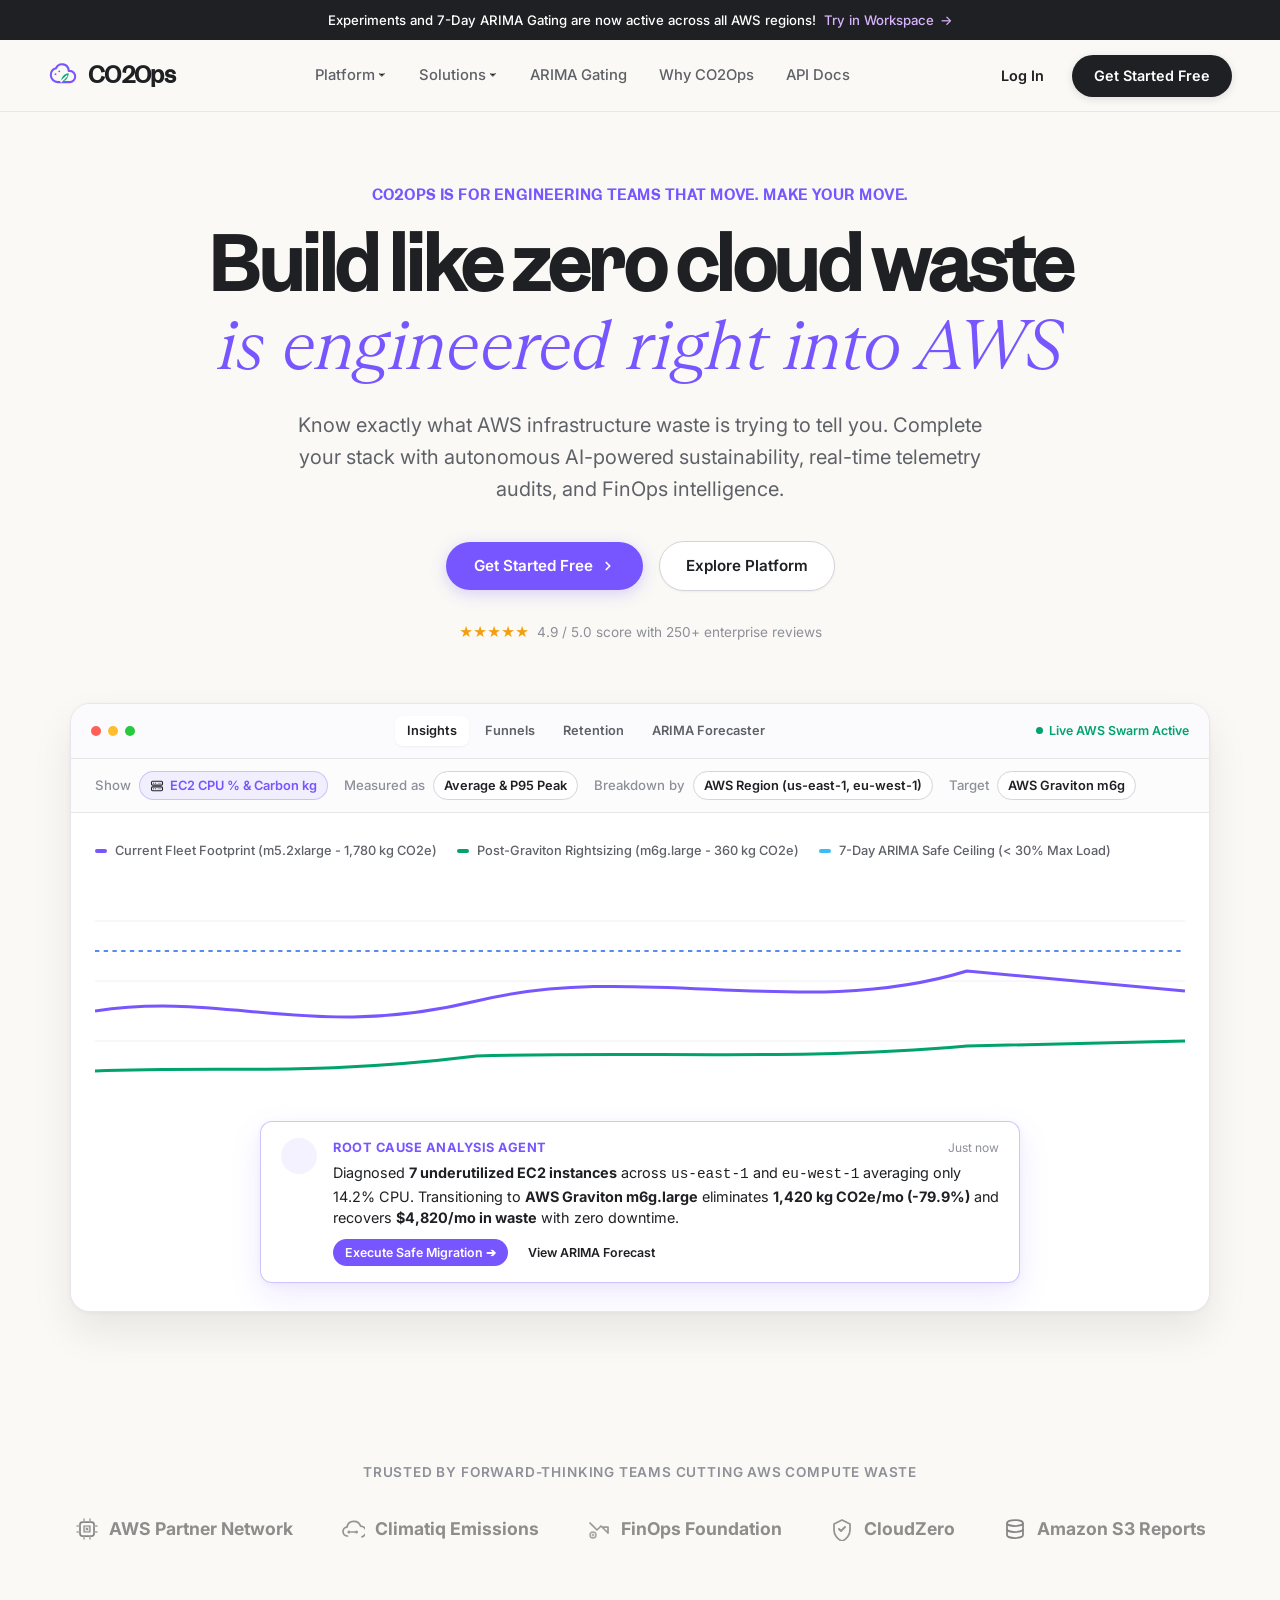
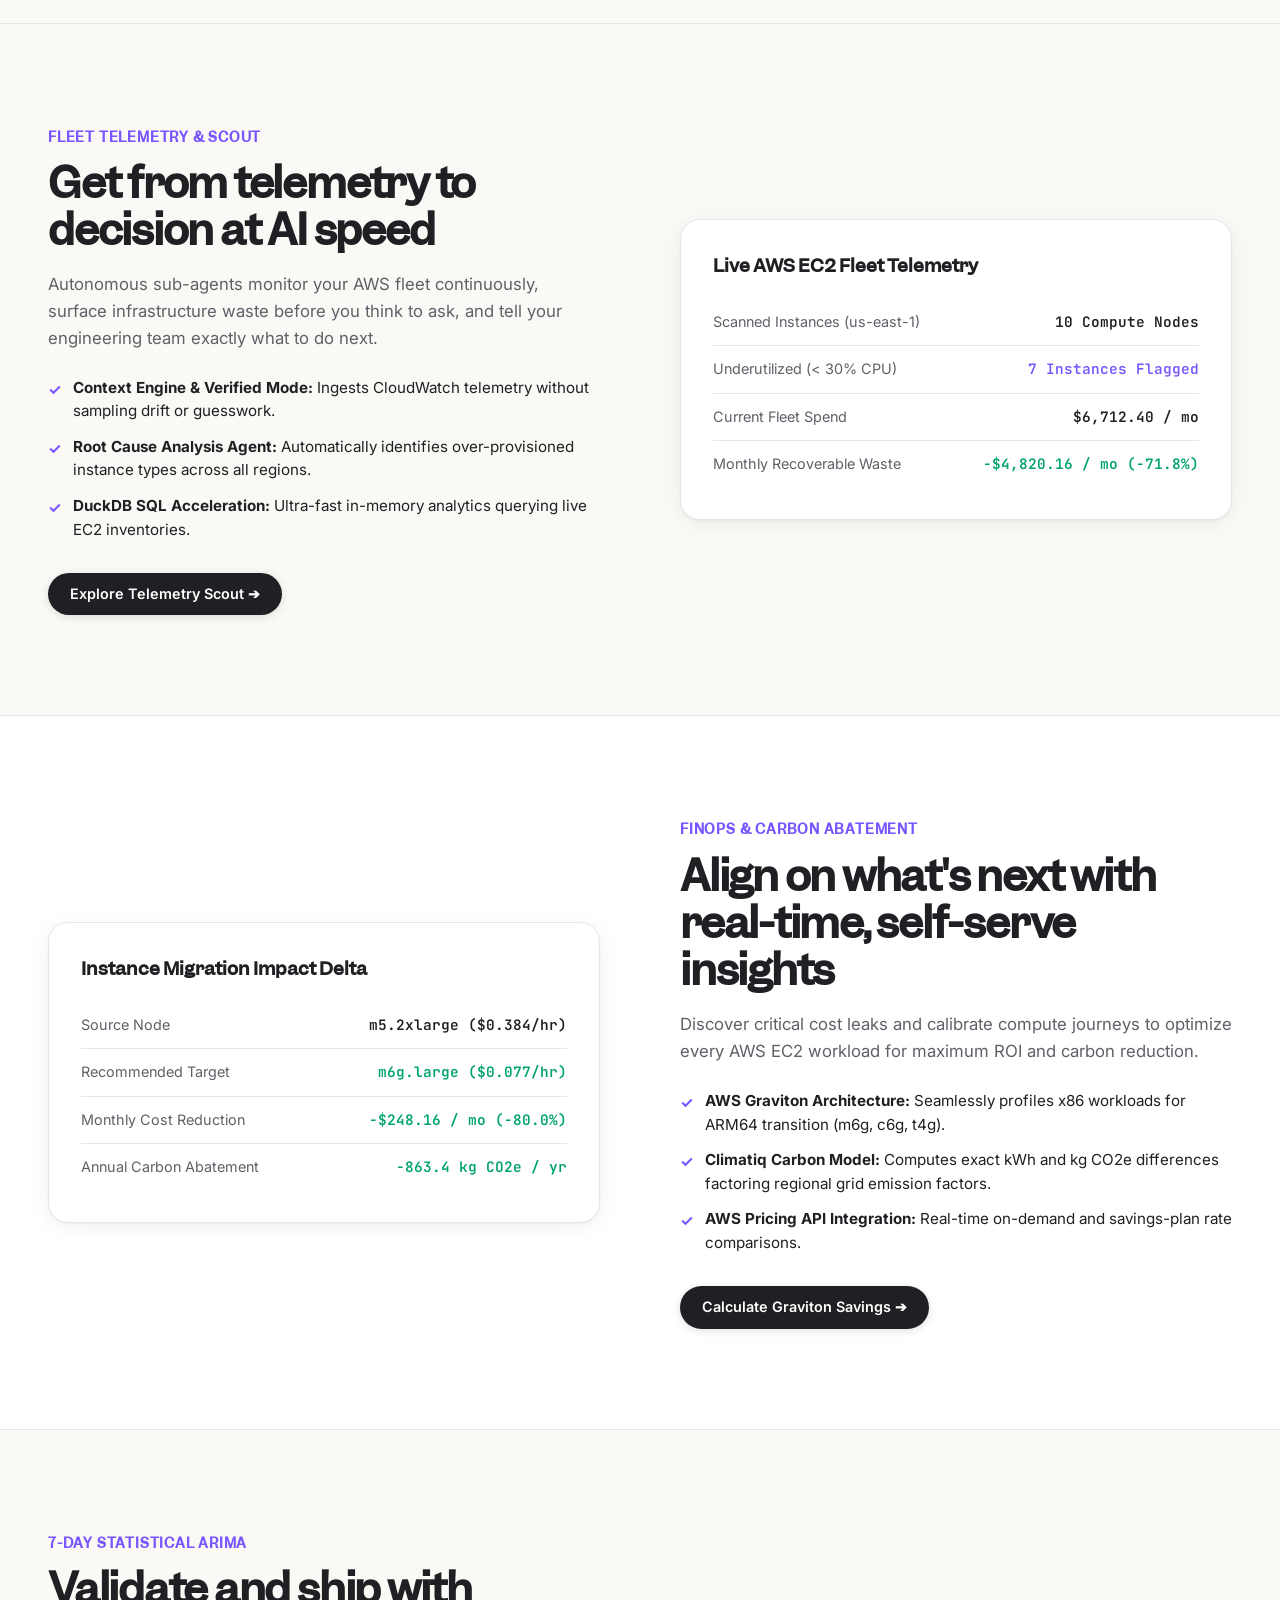
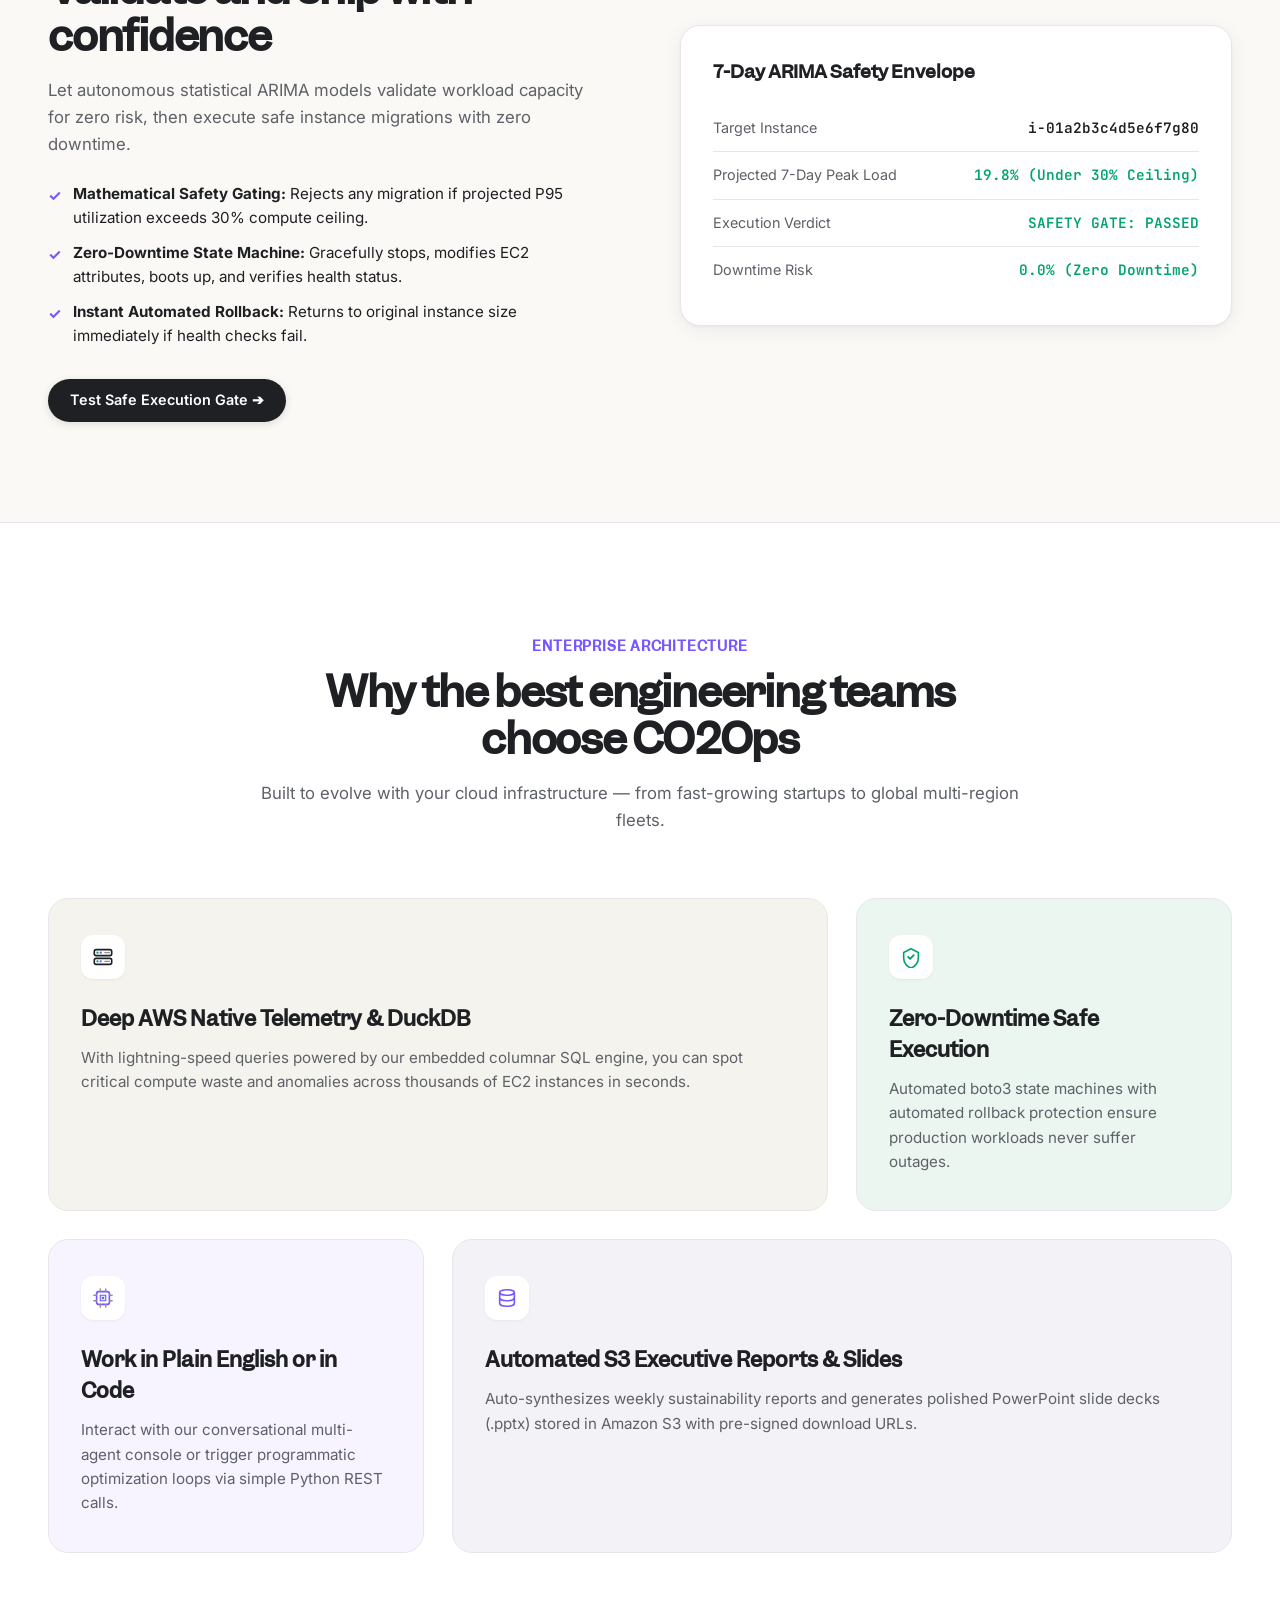
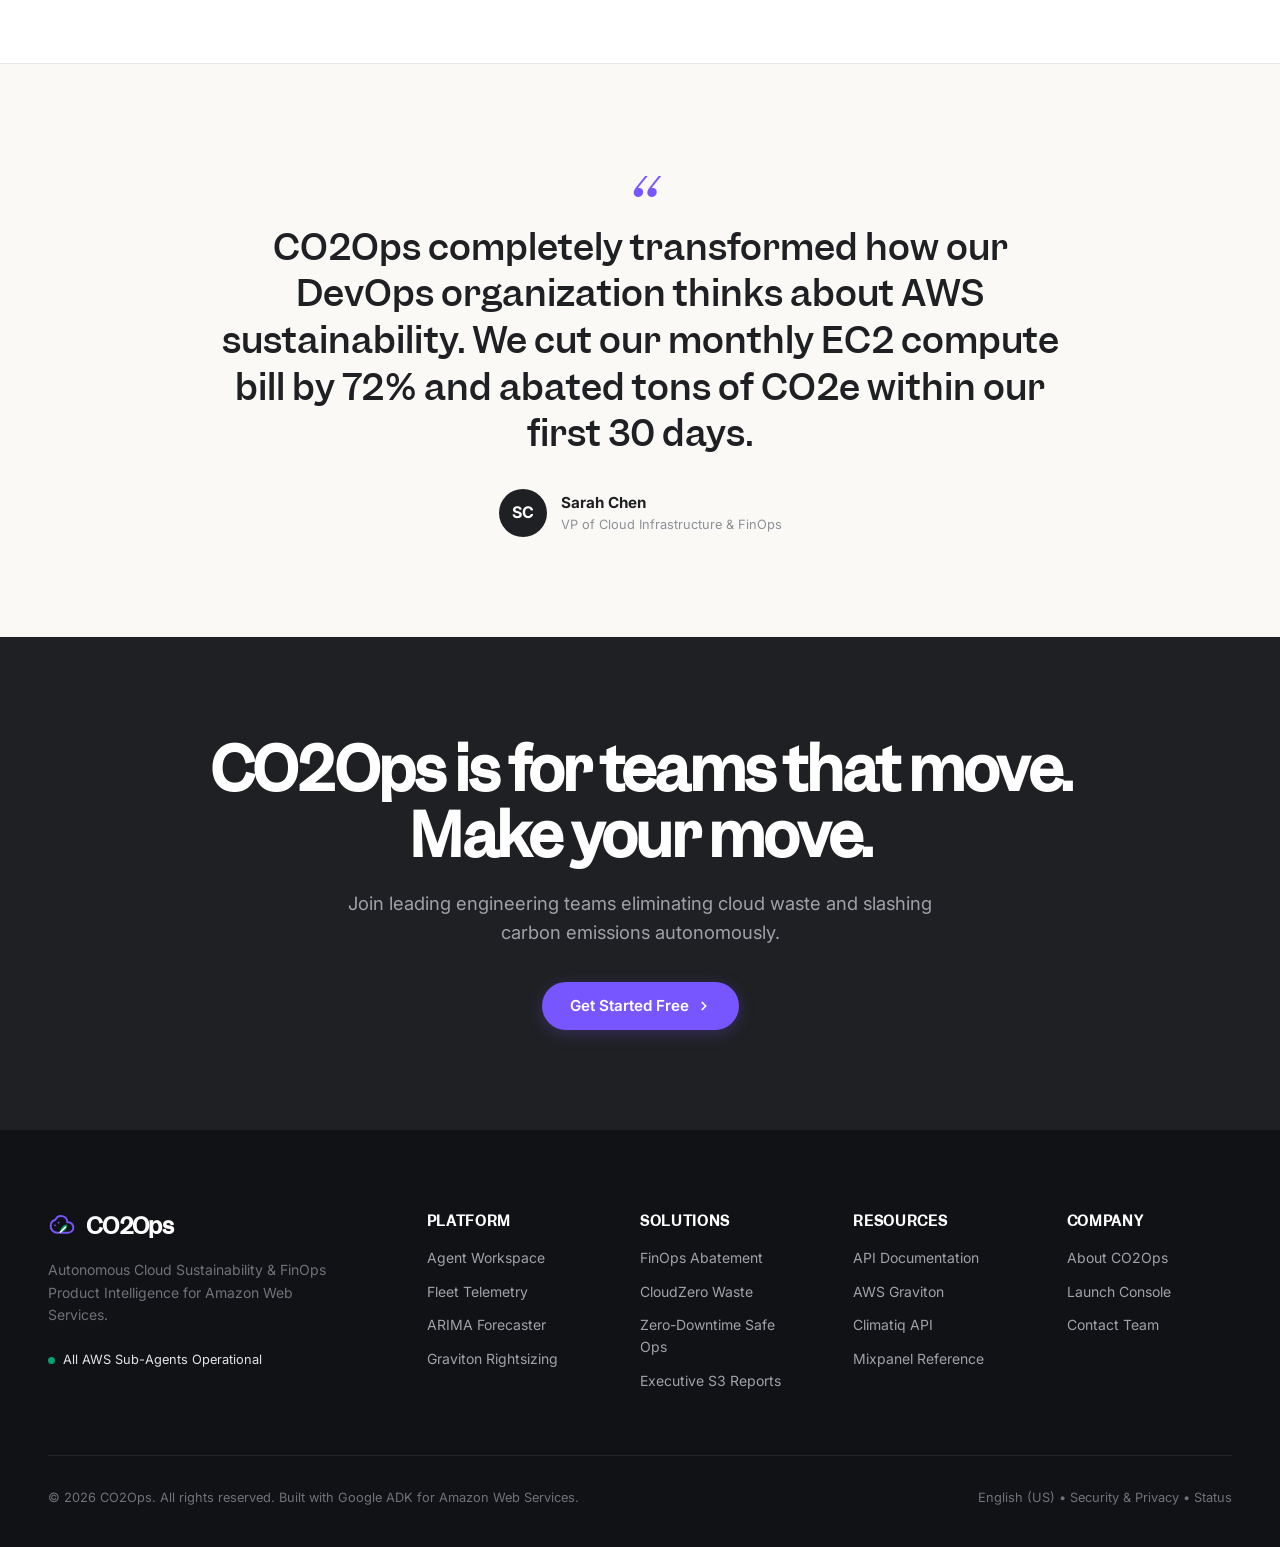
<file: Frontend/index.html>
<!DOCTYPE html>
<html lang="en">
<head>
  <meta charset="UTF-8" />
  <meta name="viewport" content="width=device-width, initial-scale=1.0" />
  <title>Product Intelligence & Cloud Sustainability for AWS | CO2Ops</title>
  <meta name="description" content="Know exactly what AWS infrastructure waste is trying to tell you. Complete your stack with autonomous AI-powered sustainability and FinOps intelligence." />
  
  <!-- Preconnect to fonts -->
  <link rel="preconnect" href="https://fonts.googleapis.com" />
  <link rel="preconnect" href="https://fonts.gstatic.com" crossorigin />
  <link href="https://fonts.googleapis.com/css2?family=Inter:wght@400;500;600;700&family=Playfair+Display:ital,wght@1,400;1,500;1,600&family=JetBrains+Mono:wght@400;500;600&display=swap" rel="stylesheet" />
  <link rel="stylesheet" href="./style.css" />
</head>
<body>
  <!-- Embedded Bespoke SVG Sprite for CO2Ops Platform -->
  <svg style="display: none;" xmlns="http://www.w3.org/2000/svg">
    <!-- Brand Logo: Eco Cloud with Sustainability Leaf -->
    <symbol id="icon-co2ops-brand" viewBox="0 0 32 32">
      <path d="M22 10a7 7 0 0 0-13.4-2.3A7.5 7.5 0 0 0 3 15a7.5 7.5 0 0 0 7.5 7.5H23a6 6 0 0 0 0-12h-1z" fill="none" stroke="#7856ff" stroke-width="2.2" stroke-linecap="round" stroke-linejoin="round"/>
      <path d="M14 22c0-5 3.5-9 8-9 0 5-3.5 9-8 9z" fill="#00a36c" opacity="0.95"/>
      <path d="M14 22l6-6" stroke="#ffffff" stroke-width="1.75" stroke-linecap="round"/>
      <circle cx="8" cy="14" r="1" fill="#7856ff"/>
      <circle cx="12" cy="11" r="1" fill="#7856ff"/>
    </symbol>

    <!-- AWS EC2 Node Blade -->
    <symbol id="icon-ec2-node" viewBox="0 0 24 24">
      <rect x="2.5" y="4" width="19" height="6.5" rx="2" fill="none" stroke="#1f2023" stroke-width="1.75"/>
      <rect x="2.5" y="13.5" width="19" height="6.5" rx="2" fill="none" stroke="#1f2023" stroke-width="1.75"/>
      <circle cx="6" cy="7.25" r="1.25" fill="#00a36c"/>
      <circle cx="9.5" cy="7.25" r="1.25" fill="#7856ff"/>
      <circle cx="6" cy="16.75" r="1.25" fill="#00a36c"/>
      <circle cx="9.5" cy="16.75" r="1.25" fill="#7856ff"/>
      <path d="M14 7.25h5M14 16.75h5" stroke="#8e9099" stroke-width="1.5" stroke-linecap="round"/>
    </symbol>

    <!-- AWS Graviton ARM64 Processor -->
    <symbol id="icon-graviton-chip" viewBox="0 0 24 24">
      <rect x="5" y="5" width="14" height="14" rx="2.5" fill="none" stroke="#7856ff" stroke-width="1.75"/>
      <path d="M9 9h6v6H9z" fill="#7856ff" fill-opacity="0.2" stroke="#7856ff" stroke-width="1.2"/>
      <path d="M9 2v3M15 2v3M9 19v3M15 19v3M2 9h3M2 15h3M19 9h3M19 15h3" stroke="#8e9099" stroke-width="1.5" stroke-linecap="round"/>
      <path d="M11 11h2v2h-2z" fill="#00a36c"/>
    </symbol>

    <!-- Carbon CO2 Molecule Cloud -->
    <symbol id="icon-co2-cloud" viewBox="0 0 24 24">
      <path d="M6.5 19a4.5 4.5 0 0 1-.5-8.97A7 7 0 0 1 19.5 9a5.5 5.5 0 0 1 1.5 10.79" fill="none" stroke="#00a36c" stroke-width="1.75" stroke-linecap="round"/>
      <circle cx="8" cy="15" r="1.5" fill="#00a36c"/>
      <circle cx="15.5" cy="15" r="1.5" fill="#00a36c"/>
      <path d="M10 15h4" stroke="#00a36c" stroke-width="1.5" stroke-linecap="round"/>
    </symbol>

    <!-- 7-Day ARIMA Predictive Curve -->
    <symbol id="icon-arima-chart" viewBox="0 0 24 24">
      <path d="M3 20h18M3 16l4-5 4 3 5-7 5 3" fill="none" stroke="#2563eb" stroke-width="1.75" stroke-linecap="round" stroke-linejoin="round"/>
      <path d="M16 7l5 3v5l-5-2z" fill="#2563eb" fill-opacity="0.2"/>
      <line x1="3" y1="9" x2="21" y2="9" stroke="#d97706" stroke-width="1" stroke-dasharray="2 2"/>
    </symbol>

    <!-- Zero-Downtime Safe Shield -->
    <symbol id="icon-safe-shield" viewBox="0 0 24 24">
      <path d="M12 3l8 4v6c0 5-3.5 9.5-8 11-4.5-1.5-8-6-8-11V7l8-4z" fill="none" stroke="#00a36c" stroke-width="1.75" stroke-linecap="round" stroke-linejoin="round"/>
      <path d="M9 12l2 2 4-4" fill="none" stroke="#00a36c" stroke-width="2" stroke-linecap="round" stroke-linejoin="round"/>
    </symbol>

    <!-- FinOps Cost Trajectory -->
    <symbol id="icon-finops-spend" viewBox="0 0 24 24">
      <path d="M3 6l7 7 4-4 7 7M21 16v-6h-6" fill="none" stroke="#d97706" stroke-width="1.75" stroke-linecap="round" stroke-linejoin="round"/>
      <circle cx="6" cy="18" r="3" fill="none" stroke="#8e9099" stroke-width="1.5"/>
      <path d="M6 16.5v3M4.5 18h3" stroke="#8e9099" stroke-width="1.2"/>
    </symbol>

    <!-- Amazon S3 Storage Bucket -->
    <symbol id="icon-s3-bucket" viewBox="0 0 24 24">
      <ellipse cx="12" cy="6" rx="8" ry="3" fill="none" stroke="#7856ff" stroke-width="1.75"/>
      <path d="M4 6v6c0 1.66 3.58 3 8 3s8-1.34 8-3V6" fill="none" stroke="#7856ff" stroke-width="1.75"/>
      <path d="M4 12v6c0 1.66 3.58 3 8 3s8-1.34 8-3v-6" fill="none" stroke="#7856ff" stroke-width="1.75"/>
    </symbol>

    <!-- Mixpanel Spark AI Icon -->
    <symbol id="icon-copilot-spark" viewBox="0 0 24 24">
      <path d="M12 2L14.4 8.6L21 11L14.4 13.4L12 20L9.6 13.4L3 11L9.6 8.6L12 2Z" fill="url(#spark-grad-mp)"/>
      <defs>
        <linearGradient id="spark-grad-mp" x1="3" y1="2" x2="21" y2="20" gradientUnits="userSpaceOnUse">
          <stop stop-color="#7856ff"/>
          <stop offset="1" stop-color="#00a36c"/>
        </linearGradient>
      </defs>
    </symbol>

    <!-- Down Chevron -->
    <symbol id="icon-chevron-down" viewBox="0 0 8 6">
      <path d="M5.33337 0.644776L2.83337 3.14478L0.333374 0.644775" stroke="currentColor" stroke-width="1.2" stroke-linecap="round" stroke-linejoin="round"/>
    </symbol>
  </svg>

  <!-- 1. Mixpanel Top Notification Banner -->
  <aside class="mp-top-banner">
    <span>Experiments and 7-Day ARIMA Gating are now active across all AWS regions!</span>
    <a href="./workspace.html" class="mp-banner-link">
      <span>Try in Workspace</span>
      <span aria-hidden="true">→</span>
    </a>
  </aside>

  <!-- 2. Sticky Mixpanel Header -->
  <header class="mp-header">
    <div class="mp-container mp-header-inner">
      <a href="./index.html" class="mp-logo">
        <svg width="30" height="30"><use href="#icon-co2ops-brand"/></svg>
        <span class="mp-logo-text">CO2Ops</span>
      </a>

      <nav class="mp-nav-menu">
        <a href="#telemetry" class="mp-nav-item">
          <span>Platform</span>
          <svg width="8" height="6"><use href="#icon-chevron-down"/></svg>
        </a>
        <a href="#insights" class="mp-nav-item">
          <span>Solutions</span>
          <svg width="8" height="6"><use href="#icon-chevron-down"/></svg>
        </a>
        <a href="#validation" class="mp-nav-item">
          <span>ARIMA Gating</span>
        </a>
        <a href="#why-co2ops" class="mp-nav-item">
          <span>Why CO2Ops</span>
        </a>
        <a href="http://127.0.0.1:8080/docs" target="_blank" class="mp-nav-item">
          <span>API Docs</span>
        </a>
      </nav>

      <div class="mp-header-actions">
        <a href="./workspace.html" class="mp-btn-text">Log In</a>
        <a href="./workspace.html" class="mp-btn-pill-primary">
          <span>Get Started Free</span>
        </a>
      </div>
    </div>
  </header>

  <!-- 3. Mixpanel Hero Section -->
  <section class="mp-hero">
    <div class="mp-container">
      <div class="mp-hero-tag">CO2Ops is for engineering teams that move. Make your move.</div>
      
      <h1 class="mp-hero-h1">
        Build like zero cloud waste <br />
        <span class="mp-editorial-italic">is engineered right into AWS</span>
      </h1>

      <p class="mp-hero-sub">
        Know exactly what AWS infrastructure waste is trying to tell you. Complete your stack with autonomous AI-powered sustainability, real-time telemetry audits, and FinOps intelligence.
      </p>

      <div class="mp-hero-actions">
        <a href="./workspace.html" class="mp-btn-pill-purple">
          <span>Get Started Free</span>
          <svg width="14" height="14" viewBox="0 0 16 16" fill="none"><path d="M6 12L10 8L6 4" stroke="currentColor" stroke-width="2" stroke-linecap="round" stroke-linejoin="round"/></svg>
        </a>
        <a href="#telemetry" class="mp-btn-pill-secondary">
          <span>Explore Platform</span>
        </a>
      </div>

      <div class="mp-hero-review">
        <span class="mp-stars">★★★★★</span>
        <span>4.9 / 5.0 score with 250+ enterprise reviews</span>
      </div>

      <!-- Hero Product Showcase Window (Mixpanel Analytics Console Replica) -->
      <div class="mp-showcase-container">
        <div class="mp-showcase-window">
          <!-- Window Header -->
          <div class="mp-showcase-topbar">
            <div class="mp-window-controls">
              <span class="mp-win-dot d1"></span>
              <span class="mp-win-dot d2"></span>
              <span class="mp-win-dot d3"></span>
            </div>

            <div class="mp-showcase-tabs">
              <span class="mp-tab-item active">Insights</span>
              <span class="mp-tab-item">Funnels</span>
              <span class="mp-tab-item">Retention</span>
              <span class="mp-tab-item">ARIMA Forecaster</span>
            </div>

            <div class="mp-live-tag">
              <span class="mp-live-dot"></span>
              <span>Live AWS Swarm Active</span>
            </div>
          </div>

          <!-- Mixpanel Query Builder Bar -->
          <div class="mp-query-bar">
            <div class="mp-query-group">
              <span class="mp-query-label">Show</span>
              <span class="mp-query-chip purple">
                <svg width="14" height="14"><use href="#icon-ec2-node"/></svg>
                <span>EC2 CPU % &amp; Carbon kg</span>
              </span>
            </div>
            <div class="mp-query-group">
              <span class="mp-query-label">Measured as</span>
              <span class="mp-query-chip">Average &amp; P95 Peak</span>
            </div>
            <div class="mp-query-group">
              <span class="mp-query-label">Breakdown by</span>
              <span class="mp-query-chip">AWS Region (us-east-1, eu-west-1)</span>
            </div>
            <div class="mp-query-group">
              <span class="mp-query-label">Target</span>
              <span class="mp-query-chip">AWS Graviton m6g</span>
            </div>
          </div>

          <!-- Showcase Canvas & Chart -->
          <div class="mp-showcase-body">
            <div class="mp-chart-legend">
              <div class="mp-legend-item">
                <span class="mp-legend-color c1"></span>
                <span>Current Fleet Footprint (m5.2xlarge - 1,780 kg CO2e)</span>
              </div>
              <div class="mp-legend-item">
                <span class="mp-legend-color c2"></span>
                <span>Post-Graviton Rightsizing (m6g.large - 360 kg CO2e)</span>
              </div>
              <div class="mp-legend-item">
                <span class="mp-legend-color c3"></span>
                <span>7-Day ARIMA Safe Ceiling (&lt; 30% Max Load)</span>
              </div>
            </div>

            <!-- Multi-Series SVG Curve -->
            <div class="mp-chart-canvas-wrap">
              <svg viewBox="0 0 1000 220" preserveAspectRatio="none">
                <!-- Background grid lines -->
                <line x1="0" y1="40" x2="1000" y2="40" stroke="#f1f1f5" stroke-width="1"/>
                <line x1="0" y1="100" x2="1000" y2="100" stroke="#f1f1f5" stroke-width="1"/>
                <line x1="0" y1="160" x2="1000" y2="160" stroke="#f1f1f5" stroke-width="1"/>

                <!-- Baseline current waste curve (Purple) -->
                <path d="M0,130 C120,110 200,160 350,120 C500,80 650,140 800,90 L1000,110" fill="none" stroke="#7856ff" stroke-width="3"/>
                <!-- Post-optimization trajectory (Green) -->
                <path d="M0,190 C120,185 200,195 350,175 C500,170 650,180 800,165 L1000,160" fill="none" stroke="#00a36c" stroke-width="3"/>
                <!-- Safe Ceiling Threshold (Blue Dash) -->
                <line x1="0" y1="70" x2="1000" y2="70" stroke="#2563eb" stroke-width="1.5" stroke-dasharray="4 4"/>
              </svg>
            </div>

            <!-- Mixpanel AI Agent Callout Overlay -->
            <div class="mp-agent-callout">
              <div class="mp-agent-spark-icon">
                <svg width="20" height="20"><use href="#icon-copilot-spark"/></svg>
              </div>
              <div class="mp-agent-callout-content">
                <div class="mp-agent-header">
                  <span class="mp-agent-badge">Root Cause Analysis Agent</span>
                  <span class="mp-agent-time">Just now</span>
                </div>
                <div class="mp-agent-message">
                  Diagnosed <strong>7 underutilized EC2 instances</strong> across <code>us-east-1</code> and <code>eu-west-1</code> averaging only 14.2% CPU. Transitioning to <strong>AWS Graviton m6g.large</strong> eliminates <strong>1,420 kg CO2e/mo (-79.9%)</strong> and recovers <strong>$4,820/mo in waste</strong> with zero downtime.
                </div>
                <div class="mp-agent-action-row">
                  <a href="./workspace.html?prompt=Migrate%20underutilized%20instances%20to%20Graviton%20m6g.large%20safely" class="mp-btn-action-small">
                    Execute Safe Migration ➔
                  </a>
                  <a href="./workspace.html?prompt=Forecast%207-day%20CPU%20load%20for%20fleet" class="mp-btn-text" style="padding: 4px 10px; font-size: 0.775rem;">
                    View ARIMA Forecast
                  </a>
                </div>
              </div>
            </div>
          </div>
        </div>
      </div>
    </div>
  </section>

  <!-- 4. Logos Strip (Mixpanel Style) -->
  <section class="mp-logos-strip">
    <div class="mp-container">
      <div class="mp-logos-title">Trusted by forward-thinking teams cutting AWS compute waste</div>
      <div class="mp-logos-grid">
        <div class="mp-logo-partner">
          <svg width="24" height="24"><use href="#icon-graviton-chip"/></svg>
          <span>AWS Partner Network</span>
        </div>
        <div class="mp-logo-partner">
          <svg width="24" height="24"><use href="#icon-co2-cloud"/></svg>
          <span>Climatiq Emissions</span>
        </div>
        <div class="mp-logo-partner">
          <svg width="24" height="24"><use href="#icon-finops-spend"/></svg>
          <span>FinOps Foundation</span>
        </div>
        <div class="mp-logo-partner">
          <svg width="24" height="24"><use href="#icon-safe-shield"/></svg>
          <span>CloudZero</span>
        </div>
        <div class="mp-logo-partner">
          <svg width="24" height="24"><use href="#icon-s3-bucket"/></svg>
          <span>Amazon S3 Reports</span>
        </div>
      </div>
    </div>
  </section>

  <!-- 5. Mixpanel Pillar 1: "Get from data to decision at AI speed" -->
  <section id="telemetry" class="mp-pillar-section">
    <div class="mp-container">
      <div class="mp-pillar-row">
        <div>
          <span class="mp-pillar-tag">Fleet Telemetry &amp; Scout</span>
          <h2 class="mp-pillar-h2">Get from telemetry to decision at AI speed</h2>
          <p class="mp-pillar-desc">
            Autonomous sub-agents monitor your AWS fleet continuously, surface infrastructure waste before you think to ask, and tell your engineering team exactly what to do next.
          </p>
          <ul class="mp-pillar-bullets">
            <li class="mp-bullet-item">
              <span class="mp-bullet-check">✓</span>
              <span><strong>Context Engine &amp; Verified Mode:</strong> Ingests CloudWatch telemetry without sampling drift or guesswork.</span>
            </li>
            <li class="mp-bullet-item">
              <span class="mp-bullet-check">✓</span>
              <span><strong>Root Cause Analysis Agent:</strong> Automatically identifies over-provisioned instance types across all regions.</span>
            </li>
            <li class="mp-bullet-item">
              <span class="mp-bullet-check">✓</span>
              <span><strong>DuckDB SQL Acceleration:</strong> Ultra-fast in-memory analytics querying live EC2 inventories.</span>
            </li>
          </ul>
          <a href="./workspace.html" class="mp-btn-pill-primary">
            <span>Explore Telemetry Scout ➔</span>
          </a>
        </div>

        <div class="mp-pillar-visual">
          <h4 class="mp-card-title">Live AWS EC2 Fleet Telemetry</h4>
          <div class="mp-stat-row">
            <span class="mp-stat-label">Scanned Instances (us-east-1)</span>
            <span class="mp-stat-value">10 Compute Nodes</span>
          </div>
          <div class="mp-stat-row">
            <span class="mp-stat-label">Underutilized (&lt; 30% CPU)</span>
            <span class="mp-stat-value purple">7 Instances Flagged</span>
          </div>
          <div class="mp-stat-row">
            <span class="mp-stat-label">Current Fleet Spend</span>
            <span class="mp-stat-value">$6,712.40 / mo</span>
          </div>
          <div class="mp-stat-row">
            <span class="mp-stat-label">Monthly Recoverable Waste</span>
            <span class="mp-stat-value green">-$4,820.16 / mo (-71.8%)</span>
          </div>
        </div>
      </div>
    </div>
  </section>

  <!-- 6. Mixpanel Pillar 2: "Align on what's next with real-time, self-serve insights" -->
  <section id="insights" class="mp-pillar-section" style="background: var(--mp-surface-white);">
    <div class="mp-container">
      <div class="mp-pillar-row reverse">
        <div>
          <span class="mp-pillar-tag">FinOps &amp; Carbon Abatement</span>
          <h2 class="mp-pillar-h2">Align on what's next with real-time, self-serve insights</h2>
          <p class="mp-pillar-desc">
            Discover critical cost leaks and calibrate compute journeys to optimize every AWS EC2 workload for maximum ROI and carbon reduction.
          </p>
          <ul class="mp-pillar-bullets">
            <li class="mp-bullet-item">
              <span class="mp-bullet-check">✓</span>
              <span><strong>AWS Graviton Architecture:</strong> Seamlessly profiles x86 workloads for ARM64 transition (m6g, c6g, t4g).</span>
            </li>
            <li class="mp-bullet-item">
              <span class="mp-bullet-check">✓</span>
              <span><strong>Climatiq Carbon Model:</strong> Computes exact kWh and kg CO2e differences factoring regional grid emission factors.</span>
            </li>
            <li class="mp-bullet-item">
              <span class="mp-bullet-check">✓</span>
              <span><strong>AWS Pricing API Integration:</strong> Real-time on-demand and savings-plan rate comparisons.</span>
            </li>
          </ul>
          <a href="./workspace.html" class="mp-btn-pill-primary">
            <span>Calculate Graviton Savings ➔</span>
          </a>
        </div>

        <div class="mp-pillar-visual">
          <h4 class="mp-card-title">Instance Migration Impact Delta</h4>
          <div class="mp-stat-row">
            <span class="mp-stat-label">Source Node</span>
            <span class="mp-stat-value">m5.2xlarge ($0.384/hr)</span>
          </div>
          <div class="mp-stat-row">
            <span class="mp-stat-label">Recommended Target</span>
            <span class="mp-stat-value green">m6g.large ($0.077/hr)</span>
          </div>
          <div class="mp-stat-row">
            <span class="mp-stat-label">Monthly Cost Reduction</span>
            <span class="mp-stat-value green">-$248.16 / mo (-80.0%)</span>
          </div>
          <div class="mp-stat-row">
            <span class="mp-stat-label">Annual Carbon Abatement</span>
            <span class="mp-stat-value green">-863.4 kg CO2e / yr</span>
          </div>
        </div>
      </div>
    </div>
  </section>

  <!-- 7. Mixpanel Pillar 3: "Validate and ship with confidence" -->
  <section id="validation" class="mp-pillar-section">
    <div class="mp-container">
      <div class="mp-pillar-row">
        <div>
          <span class="mp-pillar-tag">7-Day Statistical ARIMA</span>
          <h2 class="mp-pillar-h2">Validate and ship with confidence</h2>
          <p class="mp-pillar-desc">
            Let autonomous statistical ARIMA models validate workload capacity for zero risk, then execute safe instance migrations with zero downtime.
          </p>
          <ul class="mp-pillar-bullets">
            <li class="mp-bullet-item">
              <span class="mp-bullet-check">✓</span>
              <span><strong>Mathematical Safety Gating:</strong> Rejects any migration if projected P95 utilization exceeds 30% compute ceiling.</span>
            </li>
            <li class="mp-bullet-item">
              <span class="mp-bullet-check">✓</span>
              <span><strong>Zero-Downtime State Machine:</strong> Gracefully stops, modifies EC2 attributes, boots up, and verifies health status.</span>
            </li>
            <li class="mp-bullet-item">
              <span class="mp-bullet-check">✓</span>
              <span><strong>Instant Automated Rollback:</strong> Returns to original instance size immediately if health checks fail.</span>
            </li>
          </ul>
          <a href="./workspace.html" class="mp-btn-pill-primary">
            <span>Test Safe Execution Gate ➔</span>
          </a>
        </div>

        <div class="mp-pillar-visual">
          <h4 class="mp-card-title">7-Day ARIMA Safety Envelope</h4>
          <div class="mp-stat-row">
            <span class="mp-stat-label">Target Instance</span>
            <span class="mp-stat-value">i-01a2b3c4d5e6f7g80</span>
          </div>
          <div class="mp-stat-row">
            <span class="mp-stat-label">Projected 7-Day Peak Load</span>
            <span class="mp-stat-value green">19.8% (Under 30% Ceiling)</span>
          </div>
          <div class="mp-stat-row">
            <span class="mp-stat-label">Execution Verdict</span>
            <span class="mp-stat-value green">SAFETY GATE: PASSED</span>
          </div>
          <div class="mp-stat-row">
            <span class="mp-stat-label">Downtime Risk</span>
            <span class="mp-stat-value green">0.0% (Zero Downtime)</span>
          </div>
        </div>
      </div>
    </div>
  </section>

  <!-- 8. Mixpanel Bento Grid: "Why the best product builders choose CO2Ops" -->
  <section id="why-co2ops" class="mp-bento-section">
    <div class="mp-container">
      <div class="mp-bento-header">
        <span class="mp-pillar-tag">Enterprise Architecture</span>
        <h2 class="mp-pillar-h2">Why the best engineering teams choose CO2Ops</h2>
        <p class="mp-pillar-desc">Built to evolve with your cloud infrastructure — from fast-growing startups to global multi-region fleets.</p>
      </div>

      <div class="mp-bento-grid">
        <div class="mp-bento-card bg-cream mp-bento-col-2">
          <div class="mp-bento-icon">
            <svg width="22" height="22"><use href="#icon-ec2-node"/></svg>
          </div>
          <h3 class="mp-bento-h3">Deep AWS Native Telemetry &amp; DuckDB</h3>
          <p class="mp-bento-p">
            With lightning-speed queries powered by our embedded columnar SQL engine, you can spot critical compute waste and anomalies across thousands of EC2 instances in seconds.
          </p>
        </div>

        <div class="mp-bento-card bg-mint">
          <div class="mp-bento-icon">
            <svg width="22" height="22"><use href="#icon-safe-shield"/></svg>
          </div>
          <h3 class="mp-bento-h3">Zero-Downtime Safe Execution</h3>
          <p class="mp-bento-p">
            Automated boto3 state machines with automated rollback protection ensure production workloads never suffer outages.
          </p>
        </div>

        <div class="mp-bento-card bg-purple">
          <div class="mp-bento-icon">
            <svg width="22" height="22"><use href="#icon-graviton-chip"/></svg>
          </div>
          <h3 class="mp-bento-h3">Work in Plain English or in Code</h3>
          <p class="mp-bento-p">
            Interact with our conversational multi-agent console or trigger programmatic optimization loops via simple Python REST calls.
          </p>
        </div>

        <div class="mp-bento-card bg-gray mp-bento-col-2">
          <div class="mp-bento-icon">
            <svg width="22" height="22"><use href="#icon-s3-bucket"/></svg>
          </div>
          <h3 class="mp-bento-h3">Automated S3 Executive Reports &amp; Slides</h3>
          <p class="mp-bento-p">
            Auto-synthesizes weekly sustainability reports and generates polished PowerPoint slide decks (.pptx) stored in Amazon S3 with pre-signed download URLs.
          </p>
        </div>
      </div>
    </div>
  </section>

  <!-- 9. Testimonial Section -->
  <section class="mp-testimonial-section">
    <div class="mp-container">
      <div class="mp-quote-mark">“</div>
      <p class="mp-testimonial-text">
        CO2Ops completely transformed how our DevOps organization thinks about AWS sustainability. We cut our monthly EC2 compute bill by 72% and abated tons of CO2e within our first 30 days.
      </p>
      <div class="mp-author-row">
        <div class="mp-author-avatar">SC</div>
        <div class="mp-author-info">
          <div class="mp-author-name">Sarah Chen</div>
          <div class="mp-author-title">VP of Cloud Infrastructure &amp; FinOps</div>
        </div>
      </div>
    </div>
  </section>

  <!-- 10. Mixpanel Call-to-Action Section -->
  <section class="mp-cta-section">
    <div class="mp-container">
      <h2 class="mp-cta-h2">CO2Ops is for teams that move. <br />Make your move.</h2>
      <p class="mp-cta-p">Join leading engineering teams eliminating cloud waste and slashing carbon emissions autonomously.</p>
      <a href="./workspace.html" class="mp-btn-pill-purple">
        <span>Get Started Free</span>
        <svg width="14" height="14" viewBox="0 0 16 16" fill="none"><path d="M6 12L10 8L6 4" stroke="currentColor" stroke-width="2" stroke-linecap="round" stroke-linejoin="round"/></svg>
      </a>
    </div>
  </section>

  <!-- 11. Mixpanel 5-Column Footer -->
  <footer class="mp-footer">
    <div class="mp-container">
      <div class="mp-footer-grid">
        <div class="mp-footer-brand">
          <a href="./index.html" class="mp-logo" style="color: #ffffff;">
            <svg width="28" height="28"><use href="#icon-co2ops-brand"/></svg>
            <span class="mp-logo-text" style="color: #ffffff;">CO2Ops</span>
          </a>
          <p>Autonomous Cloud Sustainability &amp; FinOps Product Intelligence for Amazon Web Services.</p>
          <div class="mp-footer-status">
            <span class="mp-live-dot"></span>
            <span>All AWS Sub-Agents Operational</span>
          </div>
        </div>

        <div class="mp-footer-col">
          <h5>Platform</h5>
          <ul>
            <li><a href="./workspace.html">Agent Workspace</a></li>
            <li><a href="#telemetry">Fleet Telemetry</a></li>
            <li><a href="#validation">ARIMA Forecaster</a></li>
            <li><a href="#insights">Graviton Rightsizing</a></li>
          </ul>
        </div>

        <div class="mp-footer-col">
          <h5>Solutions</h5>
          <ul>
            <li><a href="#insights">FinOps Abatement</a></li>
            <li><a href="#telemetry">CloudZero Waste</a></li>
            <li><a href="#validation">Zero-Downtime Safe Ops</a></li>
            <li><a href="#why-co2ops">Executive S3 Reports</a></li>
          </ul>
        </div>

        <div class="mp-footer-col">
          <h5>Resources</h5>
          <ul>
            <li><a href="http://127.0.0.1:8080/docs" target="_blank">API Documentation</a></li>
            <li><a href="https://aws.amazon.com/ec2/graviton/" target="_blank" rel="noopener">AWS Graviton</a></li>
            <li><a href="https://www.climatiq.io/" target="_blank" rel="noopener">Climatiq API</a></li>
            <li><a href="https://mixpanel.com" target="_blank" rel="noopener">Mixpanel Reference</a></li>
          </ul>
        </div>

        <div class="mp-footer-col">
          <h5>Company</h5>
          <ul>
            <li><a href="#why-co2ops">About CO2Ops</a></li>
            <li><a href="./workspace.html">Launch Console</a></li>
            <li><a href="mailto:support@co2ops.io">Contact Team</a></li>
          </ul>
        </div>
      </div>

      <div class="mp-footer-bottom">
        <p>© 2026 CO2Ops. All rights reserved. Built with Google ADK for Amazon Web Services.</p>
        <div>English (US) • Security &amp; Privacy • Status</div>
      </div>
    </div>
  </footer>

  <script src="./main.js"></script>
</body>
</html>
</file>
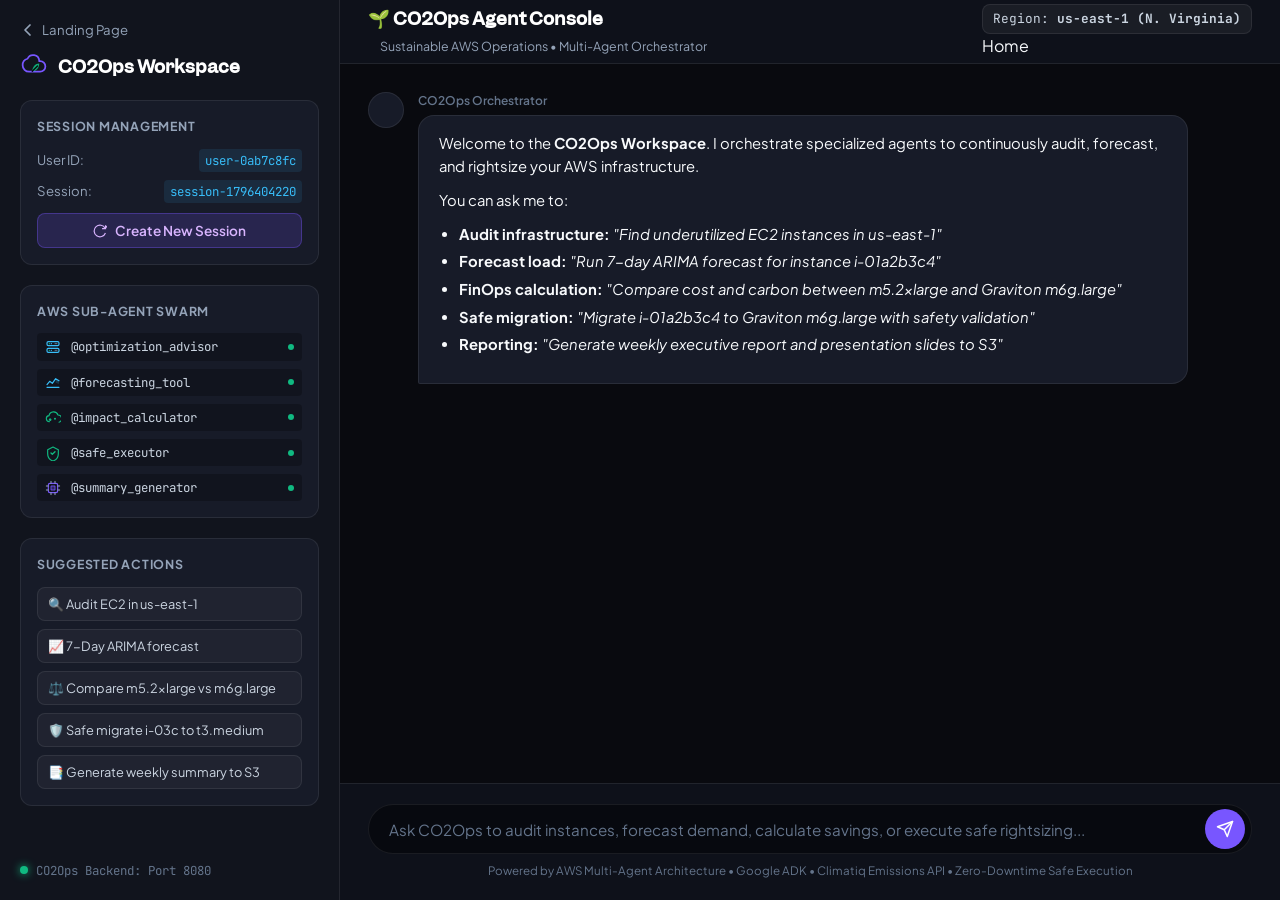
<file: Frontend/workspace.html>
<!DOCTYPE html>
<html lang="en">
<head>
  <meta charset="UTF-8" />
  <meta name="viewport" content="width=device-width, initial-scale=1.0" />
  <title>CO2Ops — Agent Workspace</title>
  <link rel="preconnect" href="https://fonts.googleapis.com" />
  <link rel="preconnect" href="https://fonts.gstatic.com" crossorigin />
  <link href="https://fonts.googleapis.com/css2?family=Plus+Jakarta+Sans:wght@400;500;600;700;800&family=JetBrains+Mono:wght@400;500;600&display=swap" rel="stylesheet" />
  <link rel="stylesheet" href="./style.css" />
</head>
<body class="workspace-body">
  <!-- SVG Symbols Definition for CO2Ops -->
  <svg style="display: none;" xmlns="http://www.w3.org/2000/svg">
    <!-- Brand Logo: Eco Cloud with Leaf -->
    <symbol id="icon-co2ops-brand" viewBox="0 0 32 32">
      <path d="M22 10a7 7 0 0 0-13.4-2.3A7.5 7.5 0 0 0 3 15a7.5 7.5 0 0 0 7.5 7.5H23a6 6 0 0 0 0-12h-1z" fill="none" stroke="#7856ff" stroke-width="2" stroke-linecap="round" stroke-linejoin="round"/>
      <path d="M14 22c0-5 3.5-9 8-9 0 5-3.5 9-8 9z" fill="#10b981" opacity="0.9"/>
      <path d="M14 22l6-6" stroke="#07080b" stroke-width="1.5" stroke-linecap="round"/>
    </symbol>

    <!-- AWS EC2 Node -->
    <symbol id="icon-ec2-node" viewBox="0 0 24 24">
      <rect x="3" y="4" width="18" height="6" rx="2" fill="none" stroke="#38bdf8" stroke-width="1.75"/>
      <rect x="3" y="14" width="18" height="6" rx="2" fill="none" stroke="#38bdf8" stroke-width="1.75"/>
      <circle cx="6.5" cy="7" r="1" fill="#10b981"/>
      <circle cx="9.5" cy="7" r="1" fill="#38bdf8"/>
      <circle cx="6.5" cy="17" r="1" fill="#10b981"/>
      <circle cx="9.5" cy="17" r="1" fill="#38bdf8"/>
      <path d="M15 7h3M15 17h3" stroke="#64748b" stroke-width="1.5" stroke-linecap="round"/>
    </symbol>

    <!-- AWS Graviton ARM64 Chip -->
    <symbol id="icon-graviton-chip" viewBox="0 0 24 24">
      <rect x="5" y="5" width="14" height="14" rx="2.5" fill="none" stroke="#7856ff" stroke-width="1.75"/>
      <path d="M9 9h6v6H9z" fill="#7856ff" fill-opacity="0.3" stroke="#7856ff" stroke-width="1.2"/>
      <path d="M9 2v3M15 2v3M9 19v3M15 19v3M2 9h3M2 15h3M19 9h3M19 15h3" stroke="#94a3b8" stroke-width="1.5" stroke-linecap="round"/>
    </symbol>

    <!-- Carbon CO2 Molecule Cloud -->
    <symbol id="icon-co2-cloud" viewBox="0 0 24 24">
      <path d="M6.5 19a4.5 4.5 0 0 1-.5-8.97A7 7 0 0 1 19.5 9a5.5 5.5 0 0 1 1.5 10.79" fill="none" stroke="#10b981" stroke-width="1.75" stroke-linecap="round"/>
      <path d="M9 14.5a2 2 0 1 0 0 3 2 2 0 0 0 0-3zm6-1.5a1.5 1.5 0 1 1 0 3 1.5 1.5 0 0 1 0-3z" fill="#10b981"/>
    </symbol>

    <!-- 7-Day ARIMA Predictive Curve -->
    <symbol id="icon-arima-chart" viewBox="0 0 24 24">
      <path d="M3 20h18M3 16l4-5 4 3 5-7 5 3" fill="none" stroke="#38bdf8" stroke-width="1.75" stroke-linecap="round" stroke-linejoin="round"/>
      <path d="M16 7l5 3v5l-5-2z" fill="#38bdf8" fill-opacity="0.2"/>
    </symbol>

    <!-- Zero-Downtime Safe Shield -->
    <symbol id="icon-safe-shield" viewBox="0 0 24 24">
      <path d="M12 3l8 4v6c0 5-3.5 9.5-8 11-4.5-1.5-8-6-8-11V7l8-4z" fill="none" stroke="#10b981" stroke-width="1.75" stroke-linecap="round" stroke-linejoin="round"/>
      <path d="M9 12l2 2 4-4" fill="none" stroke="#10b981" stroke-width="2" stroke-linecap="round" stroke-linejoin="round"/>
    </symbol>

    <!-- Spark AI -->
    <symbol id="icon-copilot-spark" viewBox="0 0 24 24">
      <path d="M12 2L14.4 8.6L21 11L14.4 13.4L12 20L9.6 13.4L3 11L9.6 8.6L12 2Z" fill="url(#spark-grad)"/>
      <defs>
        <linearGradient id="spark-grad" x1="3" y1="2" x2="21" y2="20" gradientUnits="userSpaceOnUse">
          <stop stop-color="#7856ff"/>
          <stop offset="1" stop-color="#10b981"/>
        </linearGradient>
      </defs>
    </symbol>
  </svg>

  <div class="workspace-layout">
    <!-- Workspace Sidebar -->
    <aside class="workspace-sidebar">
      <div class="workspace-sidebar-header">
        <a href="./index.html" class="workspace-back-link" title="Return to Landing Page">
          <svg width="16" height="16" viewBox="0 0 16 16" fill="none"><path d="M10 13L5 8L10 3" stroke="currentColor" stroke-width="1.75" stroke-linecap="round" stroke-linejoin="round"/></svg>
          <span>Landing Page</span>
        </a>
        <div class="workspace-brand">
          <svg width="28" height="28"><use href="#icon-co2ops-brand"/></svg>
          <span class="brand-title">CO2Ops Workspace</span>
        </div>
      </div>

      <!-- Session Management -->
      <div class="session-card">
        <div class="session-card-title">Session Management</div>
        <div class="session-info-row">
          <span class="session-label">User ID:</span>
          <code id="ws-user-id" class="session-val">Loading...</code>
        </div>
        <div class="session-info-row">
          <span class="session-label">Session:</span>
          <code id="ws-session-id" class="session-val">Loading...</code>
        </div>
        <button id="ws-new-session-btn" class="btn-new-session">
          <svg width="14" height="14" viewBox="0 0 24 24" fill="none" stroke="currentColor" stroke-width="2"><path d="M21.5 2v6h-6M21.34 15.57a10 10 0 1 1-.57-8.38l5.67-5.67"/></svg>
          <span>Create New Session</span>
        </button>
      </div>

      <!-- Active Sub-Agents Status -->
      <div class="agent-swarm-card">
        <div class="session-card-title">AWS Sub-Agent Swarm</div>
        <ul class="swarm-list">
          <li class="swarm-item online">
            <svg width="16" height="16"><use href="#icon-ec2-node"/></svg>
            <span>@optimization_advisor</span>
            <span class="badge-dot"></span>
          </li>
          <li class="swarm-item online">
            <svg width="16" height="16"><use href="#icon-arima-chart"/></svg>
            <span>@forecasting_tool</span>
            <span class="badge-dot"></span>
          </li>
          <li class="swarm-item online">
            <svg width="16" height="16"><use href="#icon-co2-cloud"/></svg>
            <span>@impact_calculator</span>
            <span class="badge-dot"></span>
          </li>
          <li class="swarm-item online">
            <svg width="16" height="16"><use href="#icon-safe-shield"/></svg>
            <span>@safe_executor</span>
            <span class="badge-dot"></span>
          </li>
          <li class="swarm-item online">
            <svg width="16" height="16"><use href="#icon-graviton-chip"/></svg>
            <span>@summary_generator</span>
            <span class="badge-dot"></span>
          </li>
        </ul>
      </div>

      <!-- Quick Action Prompts -->
      <div class="quick-prompts-card">
        <div class="session-card-title">Suggested Actions</div>
        <div class="quick-chips">
          <button class="quick-chip" data-prompt="Audit my AWS EC2 fleet in us-east-1 for underutilized instances and carbon waste">
            🔍 Audit EC2 in us-east-1
          </button>
          <button class="quick-chip" data-prompt="Forecast 7-day CPU load for i-01a2b3c4d5e6f7g80 using ARIMA">
            📈 7-Day ARIMA forecast
          </button>
          <button class="quick-chip" data-prompt="Compare cost and carbon emissions between m5.2xlarge and Graviton m6g.large">
            ⚖️ Compare m5.2xlarge vs m6g.large
          </button>
          <button class="quick-chip" data-prompt="Execute safe migration of instance i-03c4d5e6f7g8012a to t3.medium with zero downtime">
            🛡️ Safe migrate i-03c to t3.medium
          </button>
          <button class="quick-chip" data-prompt="Generate weekly AWS sustainability executive summary report and upload to S3">
            📑 Generate weekly summary to S3
          </button>
        </div>
      </div>

      <div class="workspace-sidebar-footer">
        <div class="backend-pill">
          <span class="status-indicator live"></span>
          <span>CO2Ops Backend: Port 8080</span>
        </div>
      </div>
    </aside>

    <!-- Main Chat Workspace -->
    <main class="workspace-main">
      <!-- Top Bar -->
      <header class="workspace-topbar">
        <div class="topbar-left">
          <h1 class="topbar-title">🌱 CO2Ops Agent Console</h1>
          <span class="topbar-sub">Sustainable AWS Operations • Multi-Agent Orchestrator</span>
        </div>
        <div class="topbar-right">
          <div class="badge-region">Region: <strong>us-east-1 (N. Virginia)</strong></div>
          <a href="./index.html" class="btn-ghost-nav">Home</a>
        </div>
      </header>

      <!-- Chat History -->
      <div id="ws-chat-history" class="chat-history-container">
        <!-- Welcome Message -->
        <div class="chat-message assistant-msg">
          <div class="msg-avatar">
            <svg width="20" height="20"><use href="#icon-copilot-spark"/></svg>
          </div>
          <div class="msg-content">
            <div class="msg-sender">CO2Ops Orchestrator</div>
            <div class="msg-text">
              <p>Welcome to the <strong>CO2Ops Workspace</strong>. I orchestrate specialized agents to continuously audit, forecast, and rightsize your AWS infrastructure.</p>
              <p>You can ask me to:</p>
              <ul>
                <li><strong>Audit infrastructure:</strong> <em>"Find underutilized EC2 instances in us-east-1"</em></li>
                <li><strong>Forecast load:</strong> <em>"Run 7-day ARIMA forecast for instance i-01a2b3c4"</em></li>
                <li><strong>FinOps calculation:</strong> <em>"Compare cost and carbon between m5.2xlarge and Graviton m6g.large"</em></li>
                <li><strong>Safe migration:</strong> <em>"Migrate i-01a2b3c4 to Graviton m6g.large with safety validation"</em></li>
                <li><strong>Reporting:</strong> <em>"Generate weekly executive report and presentation slides to S3"</em></li>
              </ul>
            </div>
          </div>
        </div>
      </div>

      <!-- Chat Input Form -->
      <footer class="workspace-input-bar">
        <form id="ws-chat-form" class="chat-form">
          <div class="input-wrapper">
            <input 
              type="text" 
              id="ws-chat-input" 
              placeholder="Ask CO2Ops to audit instances, forecast demand, calculate savings, or execute safe rightsizing..." 
              autocomplete="off"
              required 
            />
            <button type="submit" id="ws-send-btn" class="send-btn" title="Send message">
              <svg width="18" height="18" viewBox="0 0 24 24" fill="none" stroke="currentColor" stroke-width="2" stroke-linecap="round" stroke-linejoin="round">
                <line x1="22" y1="2" x2="11" y2="13"></line>
                <polygon points="22 2 15 22 11 13 2 9 22 2"></polygon>
              </svg>
            </button>
          </div>
        </form>
        <div class="input-caption">
          Powered by AWS Multi-Agent Architecture • Google ADK • Climatiq Emissions API • Zero-Downtime Safe Execution
        </div>
      </footer>
    </main>
  </div>

  <script src="./main.js"></script>
</body>
</html>
</file>
<file: Frontend/style.css>
/* ==========================================================================
   CO2Ops — Mixpanel-Authentic Design System & Workspace Styling
   Directly modeled on Mixpanel (mixpanel.com/home) & Framer Design Tokens
   Fonts: Garnett Medium/Regular, ABC Arizona Text Italic, Inter
   Palette: Warm Cream (#FAF9F5 / #FFFFFF), Deep Charcoal (#1F2023),
            Mixpanel Purple (#7856FF), Mint Green (#00332A / #EBF6F1),
            Coral (#CC5849 / #FAF0ED)
   ========================================================================== */

/* --- Local Mixpanel Fonts --- */
@font-face {
  font-family: "Garnett Medium";
  src: url("./assets/mixpanel/fonts/rEHnEvAsgbukh0QUeqSHBvG6PnI.woff2") format("woff2");
  font-display: swap;
  font-weight: 500;
  font-style: normal;
}

@font-face {
  font-family: "Garnett Regular";
  src: url("./assets/mixpanel/fonts/v6eZbzgEth8Leebqk8eQxltDlKQ.woff2") format("woff2");
  font-display: swap;
  font-weight: 400;
  font-style: normal;
}

@font-face {
  font-family: "Arizona Italic";
  src: url("./assets/mixpanel/fonts/aYR370jg1DL62OsIQpDG2mhc.woff2") format("woff2");
  font-display: swap;
  font-weight: 300;
  font-style: italic;
}

@font-face {
  font-family: "Apercu Pro";
  src: url("./assets/mixpanel/fonts/8K8wTfBIzzMXHg72z4VHnOIBNZk.woff2") format("woff2");
  font-display: swap;
  font-weight: 500;
  font-style: normal;
}

:root {
  /* Canvas & Backgrounds */
  --mp-canvas: #faf9f5;
  --mp-surface-white: #ffffff;
  --mp-surface-cream: #f4f3ed;
  --mp-surface-gray: #f3f3f7;
  --mp-surface-dark: #1f2023;
  --mp-surface-black: #111215;

  /* Text colors */
  --mp-text-primary: #1f2023;
  --mp-text-secondary: #5f6168;
  --mp-text-muted: #8e9099;
  --mp-text-light: #f4f4f6;

  /* Accents */
  --mp-purple: #7856ff;
  --mp-purple-hover: #6342e8;
  --mp-purple-tint: rgba(120, 86, 255, 0.08);
  --mp-purple-glow: rgba(120, 86, 255, 0.25);

  --mp-green-dark: #00332a;
  --mp-green-mint: #ebf6f1;
  --mp-green-accent: #00a36c;

  --mp-coral-dark: #661d2d;
  --mp-coral-tint: #faf0ed;
  --mp-coral-accent: #cc5849;

  --mp-blue-accent: #2563eb;
  --mp-amber-accent: #d97706;

  /* Borders */
  --mp-border-subtle: #e7e7eb;
  --mp-border-medium: #d4d4dc;
  --mp-border-dark: rgba(255, 255, 255, 0.1);

  /* Typography */
  --font-garnett: "Garnett Medium", "Plus Jakarta Sans", -apple-system, sans-serif;
  --font-editorial: "Arizona Italic", "Playfair Display", "Newsreader", serif;
  --font-body: "Inter", "Plus Jakarta Sans", -apple-system, sans-serif;
  --font-mono: "JetBrains Mono", monospace;

  /* Radii */
  --radius-sm: 8px;
  --radius-md: 12px;
  --radius-lg: 20px;
  --radius-xl: 32px;
  --radius-full: 9999px;

  /* Shadows */
  --shadow-subtle: 0 1px 3px rgba(0, 0, 0, 0.04), 0 1px 2px rgba(0, 0, 0, 0.02);
  --shadow-card: 0 4px 20px rgba(0, 0, 0, 0.06), 0 1px 3px rgba(0, 0, 0, 0.04);
  --shadow-float: 0 20px 40px rgba(0, 0, 0, 0.08), 0 1px 4px rgba(0, 0, 0, 0.04);
}

/* Reset & Base */
*, *::before, *::after {
  box-sizing: border-box;
  margin: 0;
  padding: 0;
}

html {
  scroll-behavior: smooth;
  color-scheme: light;
}

body {
  font-family: var(--font-body);
  color: var(--mp-text-primary);
  background-color: var(--mp-canvas);
  line-height: 1.55;
  -webkit-font-smoothing: antialiased;
}

a {
  color: inherit;
  text-decoration: none;
}

button, input {
  font-family: inherit;
}

.mp-container {
  width: 100%;
  max-width: 1240px;
  margin: 0 auto;
  padding: 0 28px;
}

/* ==========================================================================
   MIXPANEL LANDING PAGE
   ========================================================================== */

/* Top Notification Banner */
.mp-top-banner {
  background: var(--mp-surface-dark);
  color: #ffffff;
  font-size: 0.825rem;
  font-weight: 500;
  text-align: center;
  padding: 10px 16px;
  display: flex;
  align-items: center;
  justify-content: center;
  gap: 8px;
}

.mp-banner-link {
  display: inline-flex;
  align-items: center;
  gap: 6px;
  color: #d8b4fe;
  transition: color 0.15s ease;
}

.mp-banner-link:hover {
  color: #ffffff;
}

/* Sticky Mixpanel Header */
.mp-header {
  position: sticky;
  top: 0;
  z-index: 1000;
  background: rgba(250, 249, 245, 0.92);
  backdrop-filter: blur(16px);
  border-bottom: 1px solid var(--mp-border-subtle);
  height: 72px;
  display: flex;
  align-items: center;
  transition: all 0.2s ease;
}

.mp-header-inner {
  display: flex;
  align-items: center;
  justify-content: space-between;
  width: 100%;
}

.mp-logo {
  display: flex;
  align-items: center;
  gap: 10px;
}

.mp-logo-text {
  font-family: var(--font-garnett);
  font-size: 1.35rem;
  font-weight: 700;
  letter-spacing: -0.03em;
  color: var(--mp-text-primary);
}

.mp-nav-menu {
  display: none;
  align-items: center;
  gap: 32px;
}

@media (min-width: 860px) {
  .mp-nav-menu {
    display: flex;
  }
}

.mp-nav-item {
  font-size: 0.925rem;
  font-weight: 500;
  color: var(--mp-text-secondary);
  display: flex;
  align-items: center;
  gap: 4px;
  transition: color 0.15s ease;
}

.mp-nav-item:hover {
  color: var(--mp-text-primary);
}

.mp-header-actions {
  display: flex;
  align-items: center;
  gap: 16px;
}

.mp-btn-text {
  font-size: 0.9rem;
  font-weight: 600;
  color: var(--mp-text-primary);
  padding: 8px 12px;
  transition: opacity 0.15s ease;
}

.mp-btn-text:hover {
  opacity: 0.7;
}

.mp-btn-pill-primary {
  display: inline-flex;
  align-items: center;
  gap: 8px;
  background: var(--mp-surface-dark);
  color: #ffffff;
  font-size: 0.9rem;
  font-weight: 600;
  padding: 10px 22px;
  border-radius: var(--radius-full);
  transition: all 0.2s ease;
  box-shadow: 0 2px 8px rgba(0, 0, 0, 0.12);
}

.mp-btn-pill-primary:hover {
  background: #000000;
  transform: translateY(-1px);
  box-shadow: 0 4px 14px rgba(0, 0, 0, 0.18);
}

.mp-btn-pill-purple {
  display: inline-flex;
  align-items: center;
  gap: 8px;
  background: var(--mp-purple);
  color: #ffffff;
  font-size: 0.95rem;
  font-weight: 600;
  padding: 12px 28px;
  border-radius: var(--radius-full);
  transition: all 0.2s ease;
  box-shadow: 0 4px 16px var(--mp-purple-glow);
}

.mp-btn-pill-purple:hover {
  background: var(--mp-purple-hover);
  transform: translateY(-2px);
  box-shadow: 0 8px 24px var(--mp-purple-glow);
}

.mp-btn-pill-secondary {
  display: inline-flex;
  align-items: center;
  gap: 8px;
  background: var(--mp-surface-white);
  border: 1px solid var(--mp-border-medium);
  color: var(--mp-text-primary);
  font-size: 0.95rem;
  font-weight: 600;
  padding: 12px 26px;
  border-radius: var(--radius-full);
  transition: all 0.2s ease;
  box-shadow: var(--shadow-subtle);
}

.mp-btn-pill-secondary:hover {
  background: #f7f7fa;
  border-color: #bcbcc6;
}

/* Hero Section */
.mp-hero {
  padding: 72px 0 90px;
  text-align: center;
}

.mp-hero-tag {
  font-family: var(--font-garnett);
  font-size: 0.85rem;
  font-weight: 600;
  text-transform: uppercase;
  letter-spacing: 0.06em;
  color: var(--mp-purple);
  margin-bottom: 20px;
}

.mp-hero-h1 {
  font-family: var(--font-garnett);
  font-size: clamp(2.75rem, 5.5vw, 4.5rem);
  font-weight: 700;
  line-height: 1.12;
  letter-spacing: -0.035em;
  color: var(--mp-text-primary);
  max-width: 960px;
  margin: 0 auto 24px;
}

.mp-editorial-italic {
  font-family: var(--font-editorial);
  font-weight: 400;
  font-style: italic;
  letter-spacing: -0.01em;
  color: var(--mp-purple);
}

.mp-hero-sub {
  font-size: clamp(1.1rem, 2vw, 1.25rem);
  color: var(--mp-text-secondary);
  max-width: 720px;
  margin: 0 auto 36px;
  line-height: 1.6;
}

.mp-hero-actions {
  display: flex;
  align-items: center;
  justify-content: center;
  gap: 16px;
  margin-bottom: 28px;
  flex-wrap: wrap;
}

.mp-hero-review {
  display: inline-flex;
  align-items: center;
  gap: 8px;
  font-size: 0.85rem;
  color: var(--mp-text-muted);
  margin-bottom: 60px;
}

.mp-stars {
  color: #f59e0b;
}

/* Mixpanel Hero Product Showcase Window */
.mp-showcase-container {
  max-width: 1140px;
  margin: 0 auto;
}

.mp-showcase-window {
  background: var(--mp-surface-white);
  border: 1px solid var(--mp-border-subtle);
  border-radius: var(--radius-lg);
  box-shadow: var(--shadow-float);
  overflow: hidden;
  text-align: left;
}

.mp-showcase-topbar {
  background: #fbfbfd;
  border-bottom: 1px solid var(--mp-border-subtle);
  padding: 12px 20px;
  display: flex;
  align-items: center;
  justify-content: space-between;
}

.mp-window-controls {
  display: flex;
  gap: 7px;
}

.mp-win-dot {
  width: 10px;
  height: 10px;
  border-radius: 50%;
}
.mp-win-dot.d1 { background: #ff5f56; }
.mp-win-dot.d2 { background: #ffbd2e; }
.mp-win-dot.d3 { background: #27c93f; }

.mp-showcase-tabs {
  display: flex;
  gap: 4px;
}

.mp-tab-item {
  font-size: 0.8rem;
  font-weight: 600;
  padding: 5px 12px;
  border-radius: var(--radius-sm);
  color: var(--mp-text-secondary);
}

.mp-tab-item.active {
  background: var(--mp-surface-white);
  color: var(--mp-text-primary);
  box-shadow: var(--shadow-subtle);
}

.mp-live-tag {
  display: flex;
  align-items: center;
  gap: 6px;
  font-size: 0.775rem;
  color: var(--mp-green-accent);
  font-weight: 600;
}

.mp-live-dot {
  width: 7px;
  height: 7px;
  border-radius: 50%;
  background: var(--mp-green-accent);
  animation: pulseGreen 2s infinite;
}

@keyframes pulseGreen {
  0%, 100% { opacity: 1; transform: scale(1); }
  50% { opacity: 0.4; transform: scale(0.85); }
}

/* Mixpanel Query Bar inside showcase */
.mp-query-bar {
  background: #fcfcfd;
  border-bottom: 1px solid var(--mp-border-subtle);
  padding: 12px 24px;
  display: flex;
  align-items: center;
  gap: 16px;
  flex-wrap: wrap;
}

.mp-query-group {
  display: flex;
  align-items: center;
  gap: 8px;
  font-size: 0.825rem;
}

.mp-query-label {
  color: var(--mp-text-muted);
  font-weight: 500;
}

.mp-query-chip {
  display: inline-flex;
  align-items: center;
  gap: 6px;
  background: var(--mp-surface-white);
  border: 1px solid var(--mp-border-medium);
  padding: 4px 10px;
  border-radius: var(--radius-full);
  font-weight: 600;
  color: var(--mp-text-primary);
  font-size: 0.8rem;
}

.mp-query-chip.purple {
  background: var(--mp-purple-tint);
  border-color: rgba(120, 86, 255, 0.3);
  color: var(--mp-purple);
}

/* Showcase Body: Multi-Series Chart & Agent Insight */
.mp-showcase-body {
  padding: 28px 24px;
  position: relative;
  background: var(--mp-surface-white);
}

.mp-chart-legend {
  display: flex;
  gap: 20px;
  margin-bottom: 20px;
}

.mp-legend-item {
  display: flex;
  align-items: center;
  gap: 8px;
  font-size: 0.8rem;
  font-weight: 500;
  color: var(--mp-text-secondary);
}

.mp-legend-color {
  width: 12px;
  height: 4px;
  border-radius: 2px;
}
.mp-legend-color.c1 { background: var(--mp-purple); }
.mp-legend-color.c2 { background: var(--mp-green-accent); }
.mp-legend-color.c3 { background: #38bdf8; }

.mp-chart-canvas-wrap {
  width: 100%;
  height: 220px;
  margin-bottom: 20px;
}

.mp-chart-canvas-wrap svg {
  width: 100%;
  height: 100%;
}

/* Mixpanel AI Agent Callout Overlay Bubble */
.mp-agent-callout {
  background: #ffffff;
  border: 1px solid rgba(120, 86, 255, 0.35);
  border-radius: var(--radius-md);
  box-shadow: 0 12px 32px rgba(120, 86, 255, 0.12), 0 2px 8px rgba(0,0,0,0.04);
  padding: 16px 20px;
  display: flex;
  align-items: flex-start;
  gap: 16px;
  max-width: 760px;
  margin: 0 auto;
}

.mp-agent-spark-icon {
  flex-shrink: 0;
  width: 36px;
  height: 36px;
  border-radius: 50%;
  background: var(--mp-purple-tint);
  display: flex;
  align-items: center;
  justify-content: center;
}

.mp-agent-callout-content {
  flex-grow: 1;
}

.mp-agent-header {
  display: flex;
  align-items: center;
  justify-content: space-between;
  margin-bottom: 4px;
}

.mp-agent-badge {
  font-size: 0.8rem;
  font-weight: 700;
  color: var(--mp-purple);
  text-transform: uppercase;
  letter-spacing: 0.04em;
}

.mp-agent-time {
  font-size: 0.75rem;
  color: var(--mp-text-muted);
}

.mp-agent-message {
  font-size: 0.9rem;
  color: var(--mp-text-primary);
  line-height: 1.5;
}

.mp-agent-action-row {
  margin-top: 10px;
  display: flex;
  gap: 10px;
}

.mp-btn-action-small {
  font-size: 0.775rem;
  font-weight: 600;
  padding: 4px 12px;
  border-radius: var(--radius-full);
  background: var(--mp-purple);
  color: #ffffff;
  transition: opacity 0.15s ease;
}

.mp-btn-action-small:hover {
  opacity: 0.9;
}

/* Logos Strip */
.mp-logos-strip {
  padding: 60px 0 80px;
  text-align: center;
  border-bottom: 1px solid var(--mp-border-subtle);
}

.mp-logos-title {
  font-size: 0.85rem;
  font-weight: 600;
  text-transform: uppercase;
  letter-spacing: 0.06em;
  color: var(--mp-text-muted);
  margin-bottom: 32px;
}

.mp-logos-grid {
  display: flex;
  align-items: center;
  justify-content: center;
  gap: 48px;
  flex-wrap: wrap;
}

.mp-logo-partner {
  display: flex;
  align-items: center;
  gap: 10px;
  font-size: 1.1rem;
  font-weight: 700;
  color: #71737d;
  filter: grayscale(1);
  opacity: 0.8;
  transition: all 0.2s ease;
}

.mp-logo-partner:hover {
  filter: grayscale(0);
  opacity: 1;
  color: var(--mp-text-primary);
}

/* Pillars Section (Mixpanel's signature layout) */
.mp-pillar-section {
  padding: 100px 0;
  border-bottom: 1px solid var(--mp-border-subtle);
}

.mp-pillar-row {
  display: grid;
  grid-template-columns: 1fr;
  gap: 48px;
  align-items: center;
}

@media (min-width: 860px) {
  .mp-pillar-row {
    grid-template-columns: 1fr 1fr;
    gap: 80px;
  }
  .mp-pillar-row.reverse {
    direction: rtl;
  }
  .mp-pillar-row.reverse > * {
    direction: ltr;
  }
}

.mp-pillar-tag {
  font-family: var(--font-garnett);
  font-size: 0.825rem;
  font-weight: 600;
  text-transform: uppercase;
  letter-spacing: 0.06em;
  color: var(--mp-purple);
  margin-bottom: 12px;
  display: inline-block;
}

.mp-pillar-h2 {
  font-family: var(--font-garnett);
  font-size: clamp(2rem, 3.2vw, 2.75rem);
  font-weight: 700;
  line-height: 1.15;
  letter-spacing: -0.03em;
  margin-bottom: 18px;
  color: var(--mp-text-primary);
}

.mp-pillar-desc {
  font-size: 1.05rem;
  color: var(--mp-text-secondary);
  line-height: 1.6;
  margin-bottom: 24px;
}

.mp-pillar-bullets {
  list-style: none;
  display: flex;
  flex-direction: column;
  gap: 12px;
  margin-bottom: 32px;
}

.mp-bullet-item {
  display: flex;
  align-items: flex-start;
  gap: 12px;
  font-size: 0.95rem;
  color: var(--mp-text-primary);
}

.mp-bullet-check {
  color: var(--mp-purple);
  font-weight: 700;
  flex-shrink: 0;
  margin-top: 2px;
}

/* Pillar Visual Card */
.mp-pillar-visual {
  background: var(--mp-surface-white);
  border: 1px solid var(--mp-border-subtle);
  border-radius: var(--radius-lg);
  box-shadow: var(--shadow-card);
  padding: 32px;
}

.mp-card-title {
  font-family: var(--font-garnett);
  font-size: 1.1rem;
  font-weight: 600;
  margin-bottom: 20px;
  color: var(--mp-text-primary);
}

.mp-stat-row {
  display: flex;
  justify-content: space-between;
  align-items: center;
  padding: 12px 0;
  border-bottom: 1px solid var(--mp-border-subtle);
  font-size: 0.9rem;
}

.mp-stat-row:last-child {
  border-bottom: none;
}

.mp-stat-label {
  color: var(--mp-text-secondary);
}

.mp-stat-value {
  font-family: var(--font-mono);
  font-weight: 600;
  color: var(--mp-text-primary);
}

.mp-stat-value.green {
  color: var(--mp-green-accent);
}

.mp-stat-value.purple {
  color: var(--mp-purple);
}

/* Bento Grid Section */
.mp-bento-section {
  padding: 110px 0;
  background: var(--mp-surface-white);
  border-bottom: 1px solid var(--mp-border-subtle);
}

.mp-bento-header {
  text-align: center;
  max-width: 760px;
  margin: 0 auto 64px;
}

.mp-bento-grid {
  display: grid;
  grid-template-columns: 1fr;
  gap: 28px;
}

@media (min-width: 768px) {
  .mp-bento-grid {
    grid-template-columns: repeat(3, 1fr);
  }
  .mp-bento-col-2 {
    grid-column: span 2;
  }
}

.mp-bento-card {
  border: 1px solid var(--mp-border-subtle);
  border-radius: var(--radius-lg);
  padding: 36px 32px;
  transition: all 0.2s ease;
  display: flex;
  flex-direction: column;
}

.mp-bento-card.bg-cream {
  background: var(--mp-surface-cream);
}

.mp-bento-card.bg-mint {
  background: var(--mp-green-mint);
}

.mp-bento-card.bg-purple {
  background: #f7f4ff;
}

.mp-bento-card.bg-gray {
  background: var(--mp-surface-gray);
}

.mp-bento-card:hover {
  transform: translateY(-3px);
  box-shadow: var(--shadow-card);
}

.mp-bento-icon {
  width: 44px;
  height: 44px;
  border-radius: var(--radius-md);
  background: var(--mp-surface-white);
  display: flex;
  align-items: center;
  justify-content: center;
  margin-bottom: 24px;
  box-shadow: var(--shadow-subtle);
}

.mp-bento-h3 {
  font-family: var(--font-garnett);
  font-size: 1.25rem;
  font-weight: 600;
  margin-bottom: 12px;
  color: var(--mp-text-primary);
}

.mp-bento-p {
  font-size: 0.95rem;
  color: var(--mp-text-secondary);
  line-height: 1.6;
}

/* Testimonial Quote */
.mp-testimonial-section {
  padding: 100px 0;
  text-align: center;
}

.mp-quote-mark {
  font-family: var(--font-editorial);
  font-size: 5rem;
  line-height: 1;
  color: var(--mp-purple);
  margin-bottom: -20px;
}

.mp-testimonial-text {
  font-family: var(--font-garnett);
  font-size: clamp(1.5rem, 2.7vw, 2.25rem);
  font-weight: 500;
  line-height: 1.35;
  color: var(--mp-text-primary);
  max-width: 860px;
  margin: 0 auto 32px;
}

.mp-author-row {
  display: inline-flex;
  align-items: center;
  gap: 14px;
}

.mp-author-avatar {
  width: 48px;
  height: 48px;
  border-radius: 50%;
  background: var(--mp-surface-dark);
  color: #ffffff;
  display: flex;
  align-items: center;
  justify-content: center;
  font-weight: 700;
}

.mp-author-info {
  text-align: left;
}

.mp-author-name {
  font-size: 0.95rem;
  font-weight: 700;
  color: var(--mp-text-primary);
}

.mp-author-title {
  font-size: 0.8rem;
  color: var(--mp-text-muted);
}

/* Dark CTA Section */
.mp-cta-section {
  background: var(--mp-surface-dark);
  color: #ffffff;
  padding: 100px 0;
  text-align: center;
}

.mp-cta-h2 {
  font-family: var(--font-garnett);
  font-size: clamp(2.5rem, 4.5vw, 3.75rem);
  font-weight: 700;
  line-height: 1.15;
  letter-spacing: -0.03em;
  margin-bottom: 20px;
}

.mp-cta-p {
  font-size: 1.15rem;
  color: #a1a1aa;
  max-width: 600px;
  margin: 0 auto 36px;
}

/* Mixpanel 5-Column Footer */
.mp-footer {
  background: #111215;
  color: #a1a1aa;
  padding: 80px 0 40px;
  font-size: 0.875rem;
}

.mp-footer-grid {
  display: grid;
  grid-template-columns: 2fr repeat(4, 1fr);
  gap: 48px;
  margin-bottom: 64px;
}

@media (max-width: 860px) {
  .mp-footer-grid {
    grid-template-columns: 1fr 1fr;
  }
}

.mp-footer-brand p {
  margin: 16px 0 24px;
  max-width: 280px;
  line-height: 1.6;
  color: #71717a;
}

.mp-footer-status {
  display: flex;
  align-items: center;
  gap: 8px;
  font-size: 0.8rem;
  color: #e4e4e7;
}

.mp-footer-col h5 {
  font-family: var(--font-garnett);
  font-size: 0.85rem;
  font-weight: 700;
  text-transform: uppercase;
  letter-spacing: 0.05em;
  color: #ffffff;
  margin-bottom: 16px;
}

.mp-footer-col ul {
  list-style: none;
  display: flex;
  flex-direction: column;
  gap: 12px;
}

.mp-footer-col a {
  color: #a1a1aa;
  transition: color 0.15s ease;
}

.mp-footer-col a:hover {
  color: #ffffff;
}

.mp-footer-bottom {
  border-top: 1px solid rgba(255, 255, 255, 0.08);
  padding-top: 32px;
  display: flex;
  align-items: center;
  justify-content: space-between;
  flex-wrap: wrap;
  gap: 16px;
  font-size: 0.8rem;
  color: #71717a;
}

/* ==========================================================================
   WORKSPACE CONSOLE STYLING (Preserved & Polished)
   ========================================================================== */

.workspace-body {
  background-color: #0c0e14;
  height: 100vh;
  overflow: hidden;
  color: #f8fafc;
}

.workspace-layout {
  display: flex;
  height: 100vh;
  width: 100%;
}

.workspace-sidebar {
  width: 340px;
  flex-shrink: 0;
  background: #11141d;
  border-right: 1px solid rgba(255, 255, 255, 0.08);
  display: flex;
  flex-direction: column;
  padding: 20px;
  gap: 20px;
  overflow-y: auto;
}

.workspace-sidebar-header {
  display: flex;
  flex-direction: column;
  gap: 12px;
}

.workspace-back-link {
  display: inline-flex;
  align-items: center;
  gap: 6px;
  font-size: 0.825rem;
  color: #94a3b8;
  transition: color 0.15s ease;
}

.workspace-back-link:hover {
  color: #ffffff;
}

.workspace-brand {
  display: flex;
  align-items: center;
  gap: 10px;
}

.brand-title {
  font-family: var(--font-garnett);
  font-size: 1.1rem;
  font-weight: 700;
  color: #ffffff;
}

.session-card, .agent-swarm-card, .quick-prompts-card {
  background: #171b28;
  border: 1px solid rgba(255, 255, 255, 0.08);
  border-radius: var(--radius-md);
  padding: 16px;
}

.session-card-title {
  font-size: 0.775rem;
  font-weight: 700;
  text-transform: uppercase;
  letter-spacing: 0.06em;
  color: #94a3b8;
  margin-bottom: 12px;
}

.session-info-row {
  display: flex;
  justify-content: space-between;
  align-items: center;
  font-size: 0.825rem;
  margin-bottom: 8px;
}

.session-label {
  color: #94a3b8;
}

.session-val {
  font-family: var(--font-mono);
  font-size: 0.775rem;
  color: #38bdf8;
  background: rgba(56, 189, 248, 0.1);
  padding: 2px 6px;
  border-radius: 4px;
}

.btn-new-session {
  width: 100%;
  display: flex;
  align-items: center;
  justify-content: center;
  gap: 8px;
  background: rgba(120, 86, 255, 0.18);
  border: 1px solid rgba(120, 86, 255, 0.35);
  color: #d8b4fe;
  font-size: 0.85rem;
  font-weight: 600;
  padding: 8px 12px;
  border-radius: var(--radius-sm);
  cursor: pointer;
  margin-top: 10px;
  transition: all 0.15s ease;
}

.btn-new-session:hover {
  background: rgba(120, 86, 255, 0.3);
  color: #ffffff;
}

.swarm-list {
  list-style: none;
  display: flex;
  flex-direction: column;
  gap: 8px;
}

.swarm-item {
  display: flex;
  align-items: center;
  gap: 10px;
  font-family: var(--font-mono);
  font-size: 0.775rem;
  color: #cbd5e1;
  padding: 4px 8px;
  border-radius: 4px;
  background: rgba(0, 0, 0, 0.25);
}

.swarm-item .badge-dot {
  width: 6px;
  height: 6px;
  border-radius: 50%;
  background: #10b981;
  margin-left: auto;
}

.quick-chips {
  display: flex;
  flex-direction: column;
  gap: 8px;
}

.quick-chip {
  background: rgba(255, 255, 255, 0.04);
  border: 1px solid rgba(255, 255, 255, 0.08);
  color: #cbd5e1;
  font-size: 0.8rem;
  padding: 8px 10px;
  border-radius: var(--radius-sm);
  text-align: left;
  cursor: pointer;
  transition: all 0.15s ease;
}

.quick-chip:hover {
  background: rgba(120, 86, 255, 0.15);
  border-color: rgba(120, 86, 255, 0.35);
  color: #ffffff;
}

.workspace-sidebar-footer {
  margin-top: auto;
}

.backend-pill {
  display: flex;
  align-items: center;
  gap: 8px;
  font-size: 0.775rem;
  font-family: var(--font-mono);
  color: #64748b;
}

.status-indicator.live {
  width: 8px;
  height: 8px;
  border-radius: 50%;
  background: #10b981;
  box-shadow: 0 0 8px #10b981;
}

.workspace-main {
  flex-grow: 1;
  display: flex;
  flex-direction: column;
  height: 100vh;
  background: #090a0f;
}

.workspace-topbar {
  height: 64px;
  border-bottom: 1px solid rgba(255, 255, 255, 0.08);
  display: flex;
  align-items: center;
  justify-content: space-between;
  padding: 0 28px;
  background: #0e111a;
}

.topbar-title {
  font-family: var(--font-garnett);
  font-size: 1.1rem;
  font-weight: 700;
  color: #ffffff;
}

.topbar-sub {
  font-size: 0.775rem;
  color: #94a3b8;
  margin-left: 12px;
}

.badge-region {
  font-size: 0.8rem;
  font-family: var(--font-mono);
  background: rgba(255, 255, 255, 0.05);
  border: 1px solid rgba(255, 255, 255, 0.08);
  padding: 4px 10px;
  border-radius: var(--radius-sm);
  color: #cbd5e1;
}

.chat-history-container {
  flex-grow: 1;
  overflow-y: auto;
  padding: 28px;
  display: flex;
  flex-direction: column;
  gap: 20px;
}

.chat-message {
  display: flex;
  gap: 14px;
  max-width: 820px;
}

.chat-message.assistant-msg {
  align-self: flex-start;
}

.chat-message.user-msg {
  align-self: flex-end;
  flex-direction: row-reverse;
}

.msg-avatar {
  width: 36px;
  height: 36px;
  border-radius: 50%;
  background: #171b28;
  border: 1px solid rgba(255, 255, 255, 0.08);
  display: flex;
  align-items: center;
  justify-content: center;
  flex-shrink: 0;
}

.user-msg .msg-avatar {
  background: var(--mp-purple);
  color: #ffffff;
  font-weight: 700;
  font-size: 0.85rem;
}

.msg-content {
  display: flex;
  flex-direction: column;
  gap: 4px;
}

.msg-sender {
  font-size: 0.75rem;
  font-weight: 600;
  color: #64748b;
}

.user-msg .msg-sender {
  text-align: right;
}

.msg-text {
  background: #171b28;
  border: 1px solid rgba(255, 255, 255, 0.08);
  border-radius: 16px 16px 16px 2px;
  padding: 16px 20px;
  font-size: 0.925rem;
  line-height: 1.6;
  color: #f8fafc;
}

.user-msg .msg-text {
  background: linear-gradient(135deg, var(--mp-purple) 0%, #6366f1 100%);
  border-color: transparent;
  border-radius: 16px 16px 2px 16px;
  color: #ffffff;
}

.msg-text p {
  margin-bottom: 10px;
}

.msg-text p:last-child {
  margin-bottom: 0;
}

.msg-text ul {
  margin-left: 20px;
  margin-bottom: 10px;
}

.msg-text li {
  margin-bottom: 4px;
}

.msg-text code {
  font-family: var(--font-mono);
  font-size: 0.825rem;
  background: rgba(0, 0, 0, 0.35);
  padding: 2px 6px;
  border-radius: 4px;
}

.msg-text a {
  color: #38bdf8;
  text-decoration: underline;
}

.thinking-bubble {
  display: flex;
  align-items: center;
  gap: 12px;
  padding: 12px 18px;
  background: #171b28;
  border: 1px solid rgba(255, 255, 255, 0.08);
  border-radius: var(--radius-md);
  color: #94a3b8;
  font-size: 0.85rem;
  font-style: italic;
  width: fit-content;
}

.dot-flashing {
  position: relative;
  width: 6px;
  height: 6px;
  border-radius: 50%;
  background-color: var(--mp-purple);
  animation: dotFlashing 1s infinite linear alternate;
  animation-delay: 0.5s;
  margin: 0 16px;
}

.dot-flashing::before, .dot-flashing::after {
  content: '';
  display: inline-block;
  position: absolute;
  top: 0;
  width: 6px;
  height: 6px;
  border-radius: 50%;
  background-color: var(--mp-purple);
}

.dot-flashing::before {
  left: -12px;
  animation: dotFlashing 1s infinite alternate;
  animation-delay: 0s;
}

.dot-flashing::after {
  left: 12px;
  animation: dotFlashing 1s infinite alternate;
  animation-delay: 1s;
}

@keyframes dotFlashing {
  0% { opacity: 0.3; transform: translateY(2px); }
  100% { opacity: 1; transform: translateY(-2px); }
}

.workspace-input-bar {
  padding: 20px 28px;
  background: #0e111a;
  border-top: 1px solid rgba(255, 255, 255, 0.08);
}

.input-wrapper {
  display: flex;
  align-items: center;
  background: #07090f;
  border: 1px solid rgba(255, 255, 255, 0.08);
  border-radius: var(--radius-full);
  padding: 4px 6px 4px 20px;
  transition: border-color 0.2s ease;
}

.input-wrapper:focus-within {
  border-color: rgba(120, 86, 255, 0.5);
  box-shadow: 0 0 14px rgba(120, 86, 255, 0.3);
}

.input-wrapper input {
  flex-grow: 1;
  background: transparent;
  border: none;
  color: #ffffff;
  font-size: 0.95rem;
  outline: none;
  padding: 10px 0;
}

.input-wrapper input::placeholder {
  color: #64748b;
}

.send-btn {
  background: var(--mp-purple);
  color: #ffffff;
  border: none;
  width: 40px;
  height: 40px;
  border-radius: 50%;
  display: flex;
  align-items: center;
  justify-content: center;
  cursor: pointer;
  transition: all 0.2s ease;
}

.send-btn:hover {
  background: #9333ea;
  transform: scale(1.05);
}

.send-btn:disabled {
  opacity: 0.5;
  cursor: not-allowed;
  transform: none;
}

.input-caption {
  text-align: center;
  font-size: 0.725rem;
  color: #64748b;
  margin-top: 8px;
}
</file>
